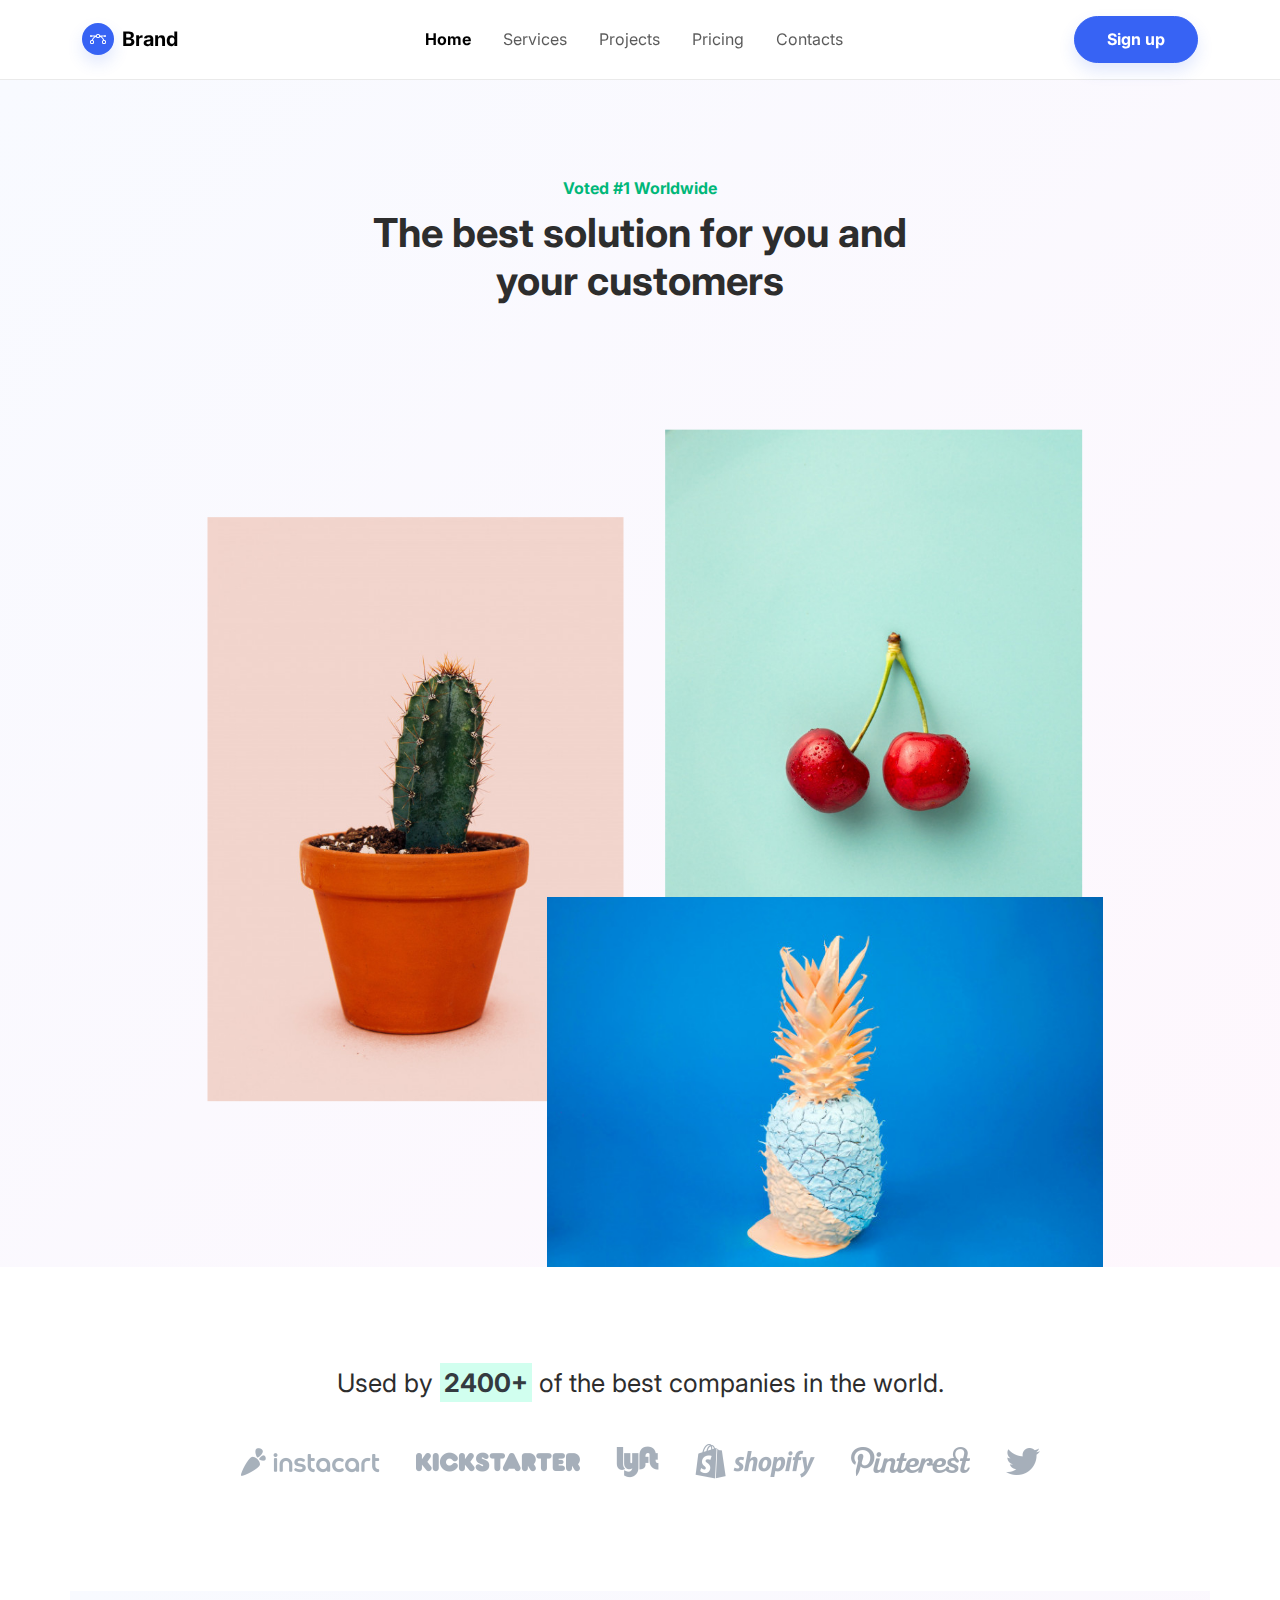
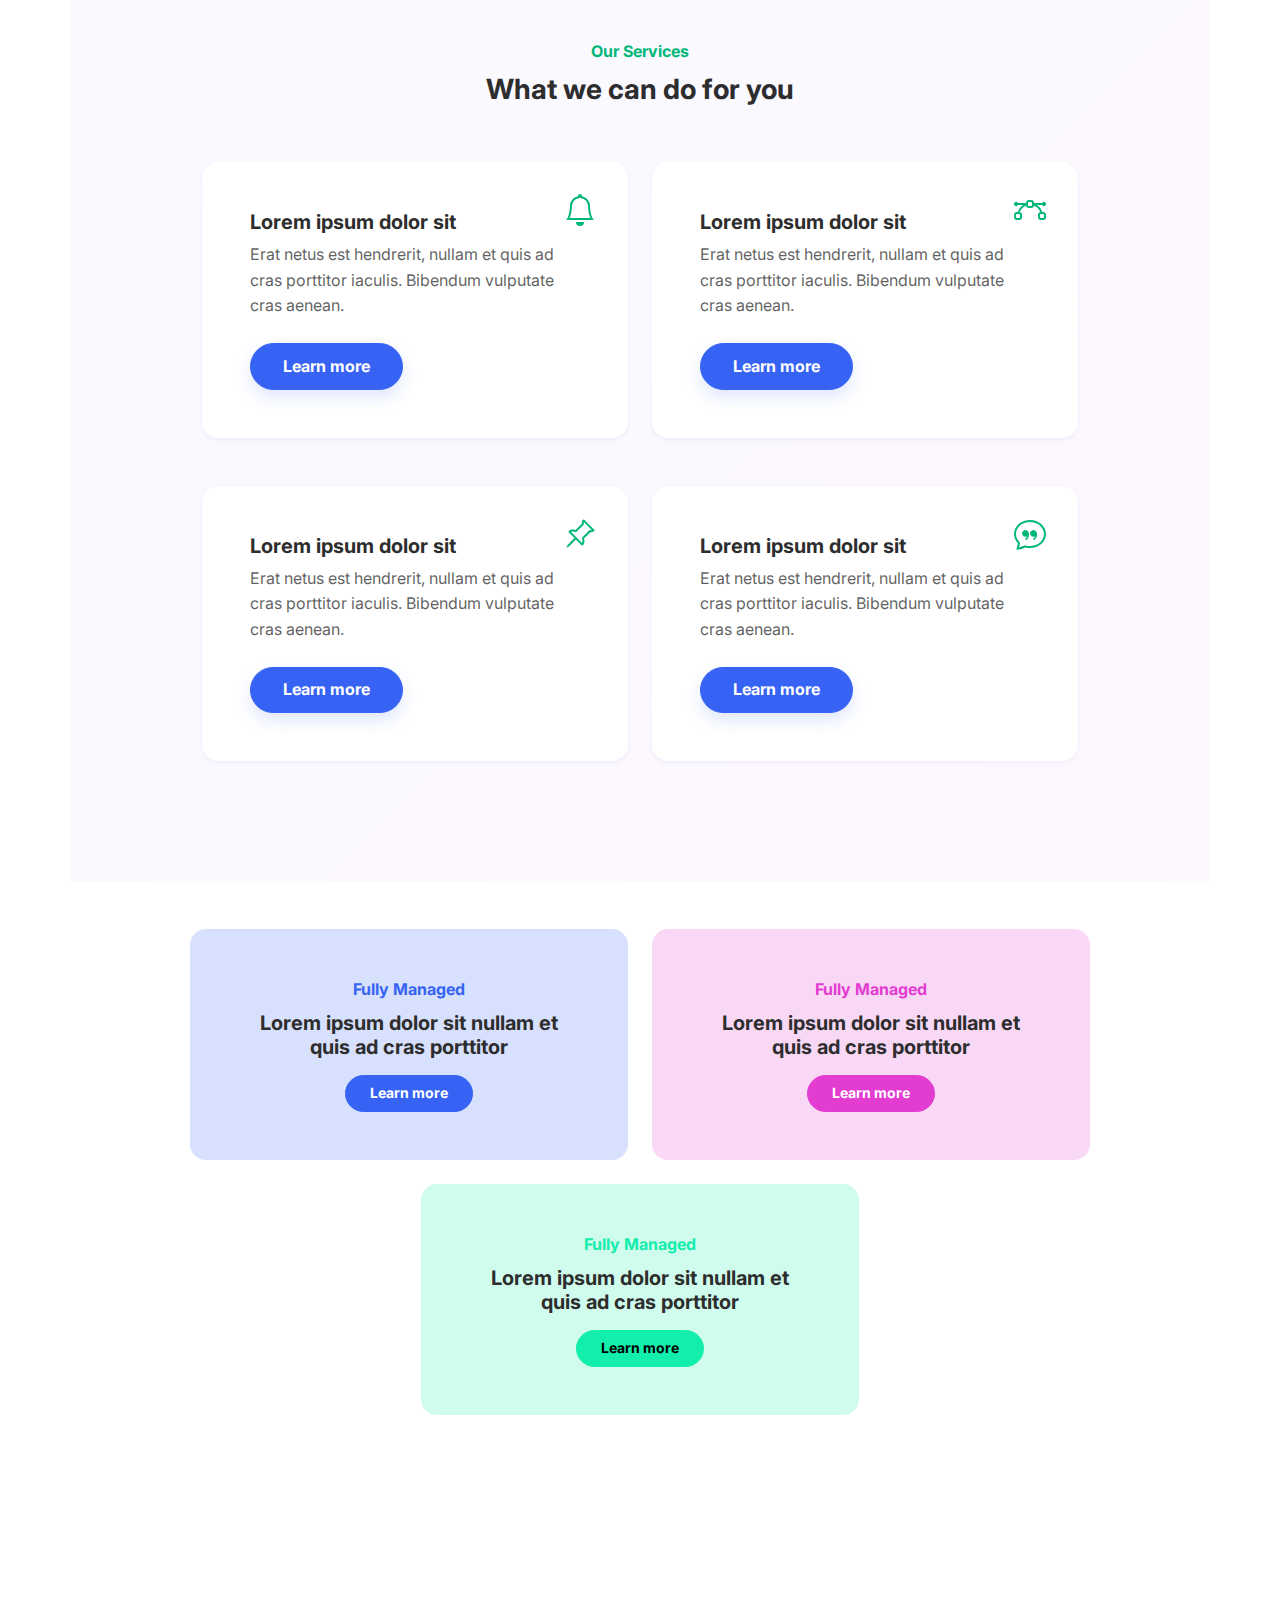
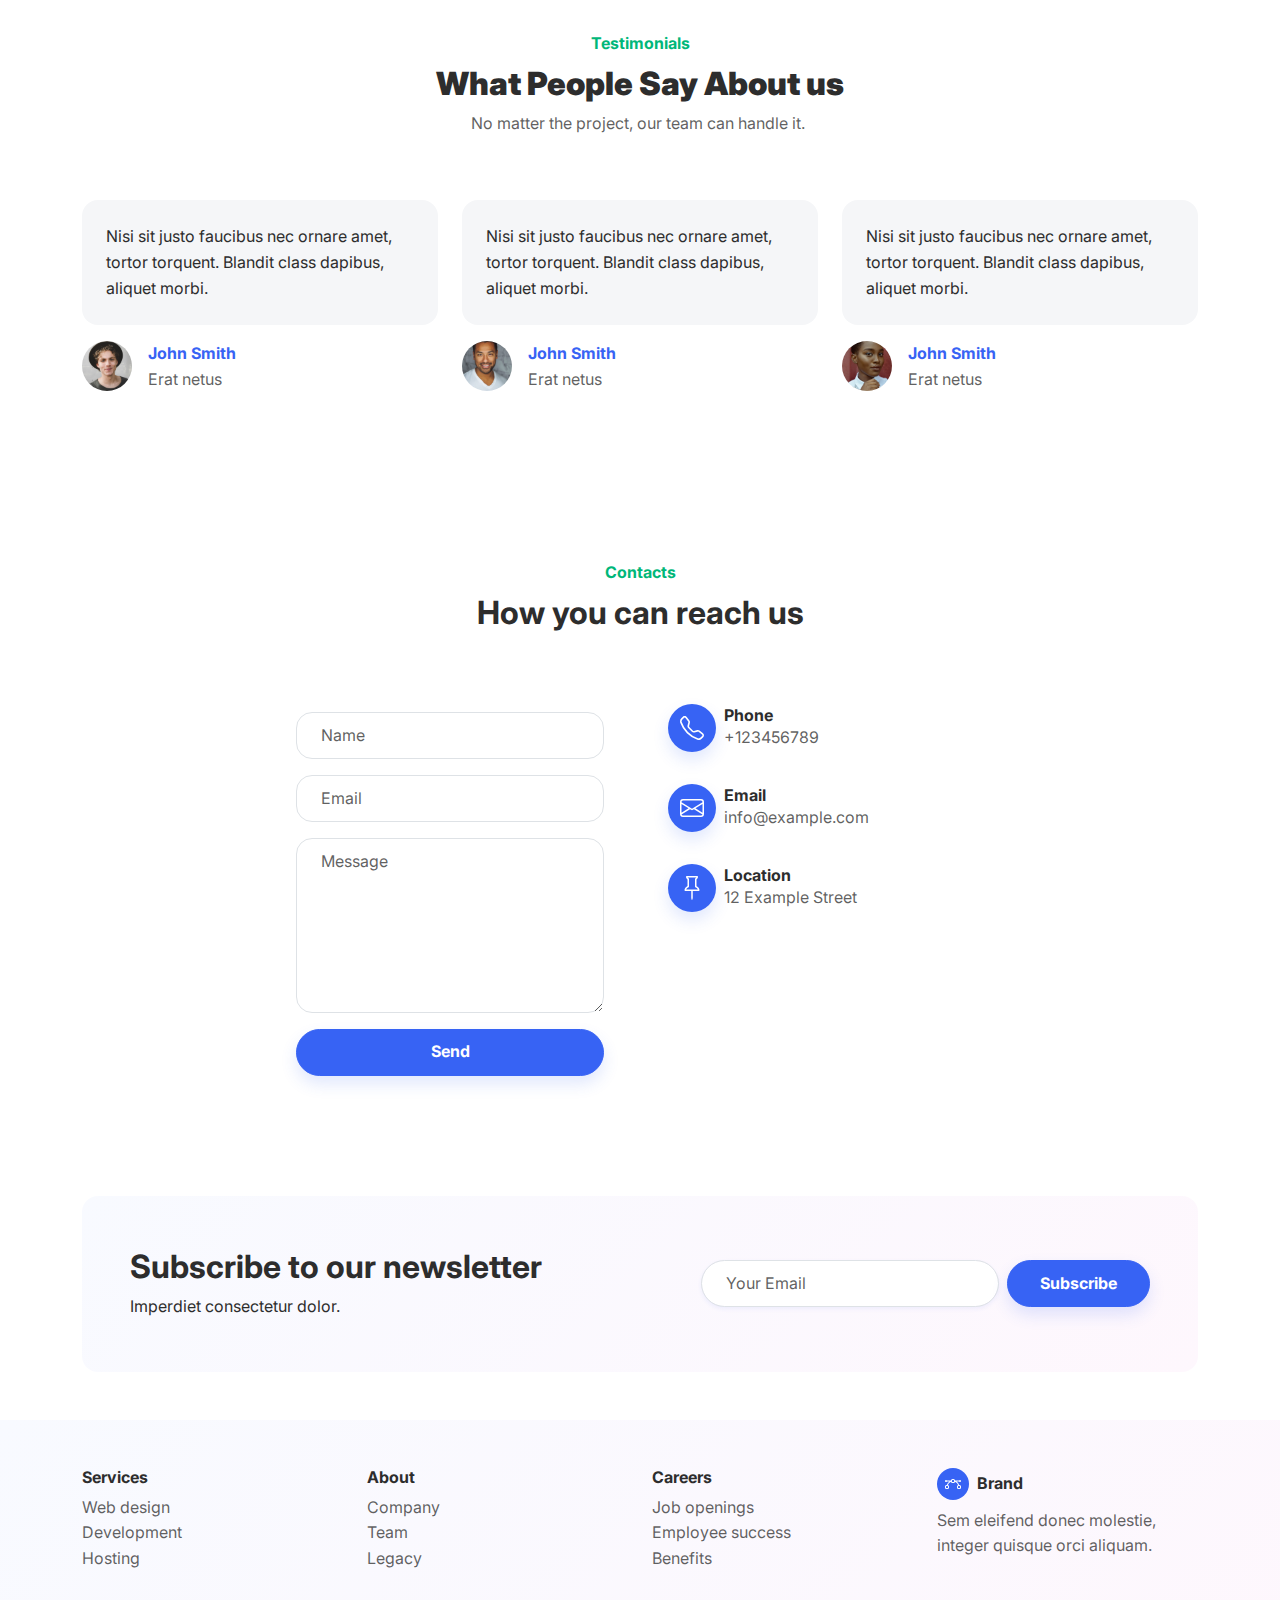
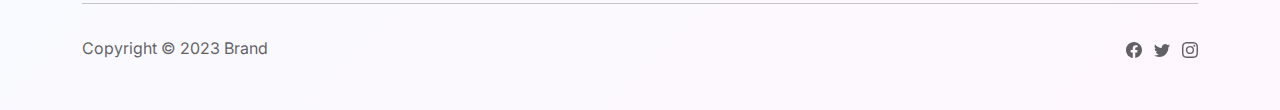
<file: images/index.html>
<!DOCTYPE html>
<html data-bs-theme="light" lang="en">

<head>
    <meta charset="utf-8">
    <meta name="viewport" content="width=device-width, initial-scale=1.0, shrink-to-fit=no">
    <title>Home - Brand</title>
    <link rel="stylesheet" href="assets/bootstrap/css/bootstrap.min.css">
    <link rel="stylesheet" href="https://fonts.googleapis.com/css?family=Inter:300italic,400italic,600italic,700italic,800italic,400,300,600,700,800&amp;display=swap">
</head>

<body>
    <nav class="navbar navbar-expand-md sticky-top navbar-shrink py-3 navbar-light" id="mainNav">
        <div class="container"><a class="navbar-brand d-flex align-items-center" href="/"><span class="bs-icon-sm bs-icon-circle bs-icon-primary shadow d-flex justify-content-center align-items-center me-2 bs-icon"><svg xmlns="http://www.w3.org/2000/svg" width="1em" height="1em" fill="currentColor" viewBox="0 0 16 16" class="bi bi-bezier">
                        <path fill-rule="evenodd" d="M0 10.5A1.5 1.5 0 0 1 1.5 9h1A1.5 1.5 0 0 1 4 10.5v1A1.5 1.5 0 0 1 2.5 13h-1A1.5 1.5 0 0 1 0 11.5v-1zm1.5-.5a.5.5 0 0 0-.5.5v1a.5.5 0 0 0 .5.5h1a.5.5 0 0 0 .5-.5v-1a.5.5 0 0 0-.5-.5h-1zm10.5.5A1.5 1.5 0 0 1 13.5 9h1a1.5 1.5 0 0 1 1.5 1.5v1a1.5 1.5 0 0 1-1.5 1.5h-1a1.5 1.5 0 0 1-1.5-1.5v-1zm1.5-.5a.5.5 0 0 0-.5.5v1a.5.5 0 0 0 .5.5h1a.5.5 0 0 0 .5-.5v-1a.5.5 0 0 0-.5-.5h-1zM6 4.5A1.5 1.5 0 0 1 7.5 3h1A1.5 1.5 0 0 1 10 4.5v1A1.5 1.5 0 0 1 8.5 7h-1A1.5 1.5 0 0 1 6 5.5v-1zM7.5 4a.5.5 0 0 0-.5.5v1a.5.5 0 0 0 .5.5h1a.5.5 0 0 0 .5-.5v-1a.5.5 0 0 0-.5-.5h-1z"></path>
                        <path d="M6 4.5H1.866a1 1 0 1 0 0 1h2.668A6.517 6.517 0 0 0 1.814 9H2.5c.123 0 .244.015.358.043a5.517 5.517 0 0 1 3.185-3.185A1.503 1.503 0 0 1 6 5.5v-1zm3.957 1.358A1.5 1.5 0 0 0 10 5.5v-1h4.134a1 1 0 1 1 0 1h-2.668a6.517 6.517 0 0 1 2.72 3.5H13.5c-.123 0-.243.015-.358.043a5.517 5.517 0 0 0-3.185-3.185z"></path>
                    </svg></span><span>Brand</span></a><button data-bs-toggle="collapse" class="navbar-toggler" data-bs-target="#navcol-1"><span class="visually-hidden">Toggle navigation</span><span class="navbar-toggler-icon"></span></button>
            <div class="collapse navbar-collapse" id="navcol-1">
                <ul class="navbar-nav mx-auto">
                    <li class="nav-item"><a class="nav-link active" href="index.html">Home</a></li>
                    <li class="nav-item"><a class="nav-link" href="services.html">Services</a></li>
                    <li class="nav-item"><a class="nav-link" href="projects.html">Projects</a></li>
                    <li class="nav-item"><a class="nav-link" href="pricing.html">Pricing</a></li>
                    <li class="nav-item"><a class="nav-link" href="contacts.html">Contacts</a></li>
                </ul><a class="btn btn-primary shadow" role="button" href="signup.html">Sign up</a>
            </div>
        </div>
    </nav>
    <header class="bg-primary-gradient">
        <div class="container pt-4 pt-xl-5">
            <div class="row pt-5">
                <div class="col-md-8 col-xl-6 text-center text-md-start mx-auto">
                    <div class="text-center">
                        <p class="fw-bold text-success mb-2">Voted #1 Worldwide</p>
                        <h1 class="fw-bold">The best solution for you and your customers</h1>
                    </div>
                </div>
                <div class="col-12 col-lg-10 mx-auto">
                    <div class="position-relative" style="display: flex;flex-wrap: wrap;justify-content: flex-end;">
                        <div style="position: relative;flex: 0 0 45%;transform: translate3d(-15%, 35%, 0);"><img class="img-fluid" data-bss-parallax="" data-bss-parallax-speed="0.8" src="assets/img/products/3.jpg"></div>
                        <div style="position: relative;flex: 0 0 45%;transform: translate3d(-5%, 20%, 0);"><img class="img-fluid" data-bss-parallax="" data-bss-parallax-speed="0.4" src="assets/img/products/2.jpg"></div>
                        <div style="position: relative;flex: 0 0 60%;transform: translate3d(0, 0%, 0);"><img class="img-fluid" data-bss-parallax="" data-bss-parallax-speed="0.25" src="assets/img/products/1.jpg"></div>
                    </div>
                </div>
            </div>
        </div>
    </header>
    <section class="py-5">
        <div class="container text-center py-5">
            <p class="mb-4" style="font-size: 1.6rem;">Used by <span class="text-dark bg-success-subtle bg-success-light p-1"><strong>2400+</strong></span>&nbsp;of the best companies in the world.</p><a href="#"> <img class="m-3" src="assets/img/brands/instacart.png"></a><a href="#"> <img class="m-3" src="assets/img/brands/kickstarter.png"></a><a href="#"> <img class="m-3" src="assets/img/brands/lyft.png"></a><a href="#"> <img class="m-3" src="assets/img/brands/shopify.png"></a><a href="#"> <img class="m-3" src="assets/img/brands/pinterest.png"></a><a href="#"> <img class="m-3" src="assets/img/brands/twitter.png"></a>
        </div>
    </section>
    <section>
        <div class="container bg-primary-gradient py-5">
            <div class="row">
                <div class="col-md-8 col-xl-6 text-center mx-auto">
                    <p class="fw-bold text-success mb-2">Our Services</p>
                    <h3 class="fw-bold">What we can do for you</h3>
                </div>
            </div>
            <div class="py-5 p-lg-5">
                <div class="row row-cols-1 row-cols-md-2 mx-auto" style="max-width: 900px;">
                    <div class="col mb-5">
                        <div class="card shadow-sm">
                            <div class="card-body px-4 py-5 px-md-5">
                                <div class="bs-icon-lg d-flex justify-content-center align-items-center mb-3 bs-icon" style="top: 1rem;right: 1rem;position: absolute;"><svg xmlns="http://www.w3.org/2000/svg" width="1em" height="1em" fill="currentColor" viewBox="0 0 16 16" class="bi bi-bell text-success">
                                        <path d="M8 16a2 2 0 0 0 2-2H6a2 2 0 0 0 2 2zM8 1.918l-.797.161A4.002 4.002 0 0 0 4 6c0 .628-.134 2.197-.459 3.742-.16.767-.376 1.566-.663 2.258h10.244c-.287-.692-.502-1.49-.663-2.258C12.134 8.197 12 6.628 12 6a4.002 4.002 0 0 0-3.203-3.92L8 1.917zM14.22 12c.223.447.481.801.78 1H1c.299-.199.557-.553.78-1C2.68 10.2 3 6.88 3 6c0-2.42 1.72-4.44 4.005-4.901a1 1 0 1 1 1.99 0A5.002 5.002 0 0 1 13 6c0 .88.32 4.2 1.22 6z"></path>
                                    </svg></div>
                                <h5 class="fw-bold card-title">Lorem ipsum dolor sit&nbsp;</h5>
                                <p class="text-muted card-text mb-4">Erat netus est hendrerit, nullam et quis ad cras porttitor iaculis. Bibendum vulputate cras aenean.</p><button class="btn btn-primary shadow" type="button">Learn more</button>
                            </div>
                        </div>
                    </div>
                    <div class="col mb-5">
                        <div class="card shadow-sm">
                            <div class="card-body px-4 py-5 px-md-5">
                                <div class="bs-icon-lg d-flex justify-content-center align-items-center mb-3 bs-icon" style="top: 1rem;right: 1rem;position: absolute;"><svg xmlns="http://www.w3.org/2000/svg" width="1em" height="1em" fill="currentColor" viewBox="0 0 16 16" class="bi bi-bezier text-success">
                                        <path fill-rule="evenodd" d="M0 10.5A1.5 1.5 0 0 1 1.5 9h1A1.5 1.5 0 0 1 4 10.5v1A1.5 1.5 0 0 1 2.5 13h-1A1.5 1.5 0 0 1 0 11.5v-1zm1.5-.5a.5.5 0 0 0-.5.5v1a.5.5 0 0 0 .5.5h1a.5.5 0 0 0 .5-.5v-1a.5.5 0 0 0-.5-.5h-1zm10.5.5A1.5 1.5 0 0 1 13.5 9h1a1.5 1.5 0 0 1 1.5 1.5v1a1.5 1.5 0 0 1-1.5 1.5h-1a1.5 1.5 0 0 1-1.5-1.5v-1zm1.5-.5a.5.5 0 0 0-.5.5v1a.5.5 0 0 0 .5.5h1a.5.5 0 0 0 .5-.5v-1a.5.5 0 0 0-.5-.5h-1zM6 4.5A1.5 1.5 0 0 1 7.5 3h1A1.5 1.5 0 0 1 10 4.5v1A1.5 1.5 0 0 1 8.5 7h-1A1.5 1.5 0 0 1 6 5.5v-1zM7.5 4a.5.5 0 0 0-.5.5v1a.5.5 0 0 0 .5.5h1a.5.5 0 0 0 .5-.5v-1a.5.5 0 0 0-.5-.5h-1z"></path>
                                        <path d="M6 4.5H1.866a1 1 0 1 0 0 1h2.668A6.517 6.517 0 0 0 1.814 9H2.5c.123 0 .244.015.358.043a5.517 5.517 0 0 1 3.185-3.185A1.503 1.503 0 0 1 6 5.5v-1zm3.957 1.358A1.5 1.5 0 0 0 10 5.5v-1h4.134a1 1 0 1 1 0 1h-2.668a6.517 6.517 0 0 1 2.72 3.5H13.5c-.123 0-.243.015-.358.043a5.517 5.517 0 0 0-3.185-3.185z"></path>
                                    </svg></div>
                                <h5 class="fw-bold card-title">Lorem ipsum dolor sit&nbsp;</h5>
                                <p class="text-muted card-text mb-4">Erat netus est hendrerit, nullam et quis ad cras porttitor iaculis. Bibendum vulputate cras aenean.</p><button class="btn btn-primary shadow" type="button">Learn more</button>
                            </div>
                        </div>
                    </div>
                    <div class="col mb-4">
                        <div class="card shadow-sm">
                            <div class="card-body px-4 py-5 px-md-5">
                                <div class="bs-icon-lg d-flex justify-content-center align-items-center mb-3 bs-icon" style="top: 1rem;right: 1rem;position: absolute;"><svg xmlns="http://www.w3.org/2000/svg" width="1em" height="1em" fill="currentColor" viewBox="0 0 16 16" class="bi bi-pin-angle text-success">
                                        <path d="M9.828.722a.5.5 0 0 1 .354.146l4.95 4.95a.5.5 0 0 1 0 .707c-.48.48-1.072.588-1.503.588-.177 0-.335-.018-.46-.039l-3.134 3.134a5.927 5.927 0 0 1 .16 1.013c.046.702-.032 1.687-.72 2.375a.5.5 0 0 1-.707 0l-2.829-2.828-3.182 3.182c-.195.195-1.219.902-1.414.707-.195-.195.512-1.22.707-1.414l3.182-3.182-2.828-2.829a.5.5 0 0 1 0-.707c.688-.688 1.673-.767 2.375-.72a5.922 5.922 0 0 1 1.013.16l3.134-3.133a2.772 2.772 0 0 1-.04-.461c0-.43.108-1.022.589-1.503a.5.5 0 0 1 .353-.146zm.122 2.112v-.002.002zm0-.002v.002a.5.5 0 0 1-.122.51L6.293 6.878a.5.5 0 0 1-.511.12H5.78l-.014-.004a4.507 4.507 0 0 0-.288-.076 4.922 4.922 0 0 0-.765-.116c-.422-.028-.836.008-1.175.15l5.51 5.509c.141-.34.177-.753.149-1.175a4.924 4.924 0 0 0-.192-1.054l-.004-.013v-.001a.5.5 0 0 1 .12-.512l3.536-3.535a.5.5 0 0 1 .532-.115l.096.022c.087.017.208.034.344.034.114 0 .23-.011.343-.04L9.927 2.028c-.029.113-.04.23-.04.343a1.779 1.779 0 0 0 .062.46z"></path>
                                    </svg></div>
                                <h5 class="fw-bold card-title">Lorem ipsum dolor sit&nbsp;</h5>
                                <p class="text-muted card-text mb-4">Erat netus est hendrerit, nullam et quis ad cras porttitor iaculis. Bibendum vulputate cras aenean.</p><button class="btn btn-primary shadow" type="button">Learn more</button>
                            </div>
                        </div>
                    </div>
                    <div class="col mb-4">
                        <div class="card shadow-sm">
                            <div class="card-body px-4 py-5 px-md-5">
                                <div class="bs-icon-lg d-flex justify-content-center align-items-center mb-3 bs-icon" style="top: 1rem;right: 1rem;position: absolute;"><svg xmlns="http://www.w3.org/2000/svg" width="1em" height="1em" fill="currentColor" viewBox="0 0 16 16" class="bi bi-chat-quote text-success">
                                        <path d="M2.678 11.894a1 1 0 0 1 .287.801 10.97 10.97 0 0 1-.398 2c1.395-.323 2.247-.697 2.634-.893a1 1 0 0 1 .71-.074A8.06 8.06 0 0 0 8 14c3.996 0 7-2.807 7-6 0-3.192-3.004-6-7-6S1 4.808 1 8c0 1.468.617 2.83 1.678 3.894zm-.493 3.905a21.682 21.682 0 0 1-.713.129c-.2.032-.352-.176-.273-.362a9.68 9.68 0 0 0 .244-.637l.003-.01c.248-.72.45-1.548.524-2.319C.743 11.37 0 9.76 0 8c0-3.866 3.582-7 8-7s8 3.134 8 7-3.582 7-8 7a9.06 9.06 0 0 1-2.347-.306c-.52.263-1.639.742-3.468 1.105z"></path>
                                        <path d="M7.066 6.76A1.665 1.665 0 0 0 4 7.668a1.667 1.667 0 0 0 2.561 1.406c-.131.389-.375.804-.777 1.22a.417.417 0 0 0 .6.58c1.486-1.54 1.293-3.214.682-4.112zm4 0A1.665 1.665 0 0 0 8 7.668a1.667 1.667 0 0 0 2.561 1.406c-.131.389-.375.804-.777 1.22a.417.417 0 0 0 .6.58c1.486-1.54 1.293-3.214.682-4.112z"></path>
                                    </svg></div>
                                <h5 class="fw-bold card-title">Lorem ipsum dolor sit&nbsp;</h5>
                                <p class="text-muted card-text mb-4">Erat netus est hendrerit, nullam et quis ad cras porttitor iaculis. Bibendum vulputate cras aenean.</p><button class="btn btn-primary shadow" type="button">Learn more</button>
                            </div>
                        </div>
                    </div>
                </div>
            </div>
        </div>
    </section>
    <section>
        <div class="container py-5">
            <div class="mx-auto" style="max-width: 900px;">
                <div class="row row-cols-1 row-cols-md-2 d-flex justify-content-center">
                    <div class="col mb-4">
                        <div class="card bg-primary-subtle">
                            <div class="card-body text-center px-4 py-5 px-md-5">
                                <p class="fw-bold text-primary card-text mb-2">Fully Managed</p>
                                <h5 class="fw-bold card-title mb-3">Lorem ipsum dolor sit&nbsp;nullam et quis ad cras porttitor</h5><button class="btn btn-primary btn-sm" type="button">Learn more</button>
                            </div>
                        </div>
                    </div>
                    <div class="col mb-4">
                        <div class="card bg-secondary-subtle">
                            <div class="card-body text-center px-4 py-5 px-md-5">
                                <p class="fw-bold text-secondary card-text mb-2">Fully Managed</p>
                                <h5 class="fw-bold card-title mb-3">Lorem ipsum dolor sit&nbsp;nullam et quis ad cras porttitor</h5><button class="btn btn-secondary btn-sm" type="button">Learn more</button>
                            </div>
                        </div>
                    </div>
                    <div class="col mb-4">
                        <div class="card bg-info-subtle">
                            <div class="card-body text-center px-4 py-5 px-md-5">
                                <p class="fw-bold text-info card-text mb-2">Fully Managed</p>
                                <h5 class="fw-bold card-title mb-3">Lorem ipsum dolor sit&nbsp;nullam et quis ad cras porttitor</h5><button class="btn btn-info btn-sm" type="button">Learn more</button>
                            </div>
                        </div>
                    </div>
                </div>
            </div>
        </div>
    </section>
    <section class="py-5 mt-5">
        <div class="container py-5">
            <div class="row mb-5">
                <div class="col-md-8 col-xl-6 text-center mx-auto">
                    <p class="fw-bold text-success mb-2">Testimonials</p>
                    <h2 class="fw-bold"><strong>What People Say About us</strong></h2>
                    <p class="text-muted">No matter the project, our team can handle it.&nbsp;</p>
                </div>
            </div>
            <div class="row row-cols-1 row-cols-sm-2 row-cols-lg-3 d-sm-flex justify-content-sm-center">
                <div class="col mb-4">
                    <div class="d-flex flex-column align-items-center align-items-sm-start">
                        <p class="bg-body-tertiary border rounded border-0 border-light p-4">Nisi sit justo faucibus nec ornare amet, tortor torquent. Blandit class dapibus, aliquet morbi.</p>
                        <div class="d-flex"><img class="rounded-circle flex-shrink-0 me-3 fit-cover" width="50" height="50" src="assets/img/team/avatar2.jpg">
                            <div>
                                <p class="fw-bold text-primary mb-0">John Smith</p>
                                <p class="text-muted mb-0">Erat netus</p>
                            </div>
                        </div>
                    </div>
                </div>
                <div class="col mb-4">
                    <div class="d-flex flex-column align-items-center align-items-sm-start">
                        <p class="bg-body-tertiary border rounded border-0 border-light p-4">Nisi sit justo faucibus nec ornare amet, tortor torquent. Blandit class dapibus, aliquet morbi.</p>
                        <div class="d-flex"><img class="rounded-circle flex-shrink-0 me-3 fit-cover" width="50" height="50" src="assets/img/team/avatar4.jpg">
                            <div>
                                <p class="fw-bold text-primary mb-0">John Smith</p>
                                <p class="text-muted mb-0">Erat netus</p>
                            </div>
                        </div>
                    </div>
                </div>
                <div class="col mb-4">
                    <div class="d-flex flex-column align-items-center align-items-sm-start">
                        <p class="bg-body-tertiary border rounded border-0 border-light p-4">Nisi sit justo faucibus nec ornare amet, tortor torquent. Blandit class dapibus, aliquet morbi.</p>
                        <div class="d-flex"><img class="rounded-circle flex-shrink-0 me-3 fit-cover" width="50" height="50" src="assets/img/team/avatar5.jpg">
                            <div>
                                <p class="fw-bold text-primary mb-0">John Smith</p>
                                <p class="text-muted mb-0">Erat netus</p>
                            </div>
                        </div>
                    </div>
                </div>
            </div>
        </div>
    </section>
    <section class="py-5">
        <div class="container">
            <div class="row mb-5">
                <div class="col-md-8 col-xl-6 text-center mx-auto">
                    <p class="fw-bold text-success mb-2">Contacts</p>
                    <h2 class="fw-bold">How you can reach us</h2>
                </div>
            </div>
            <div class="row d-flex justify-content-center">
                <div class="col-md-6 col-xl-4">
                    <div>
                        <form class="p-3 p-xl-4" method="post" data-bs-theme="light">
                            <div class="mb-3"><input class="form-control" type="text" id="name-1" name="name" placeholder="Name"></div>
                            <div class="mb-3"><input class="form-control" type="email" id="email-1" name="email" placeholder="Email"></div>
                            <div class="mb-3"><textarea class="form-control" id="message-1" name="message" rows="6" placeholder="Message"></textarea></div>
                            <div><button class="btn btn-primary shadow d-block w-100" type="submit">Send </button></div>
                        </form>
                    </div>
                </div>
                <div class="col-md-4 col-xl-4 d-flex justify-content-center justify-content-xl-start">
                    <div class="d-flex flex-wrap flex-md-column justify-content-md-start align-items-md-start h-100">
                        <div class="d-flex align-items-center p-3">
                            <div class="bs-icon-md bs-icon-circle bs-icon-primary shadow d-flex flex-shrink-0 justify-content-center align-items-center d-inline-block bs-icon bs-icon-md"><svg xmlns="http://www.w3.org/2000/svg" width="1em" height="1em" fill="currentColor" viewBox="0 0 16 16" class="bi bi-telephone">
                                    <path d="M3.654 1.328a.678.678 0 0 0-1.015-.063L1.605 2.3c-.483.484-.661 1.169-.45 1.77a17.568 17.568 0 0 0 4.168 6.608 17.569 17.569 0 0 0 6.608 4.168c.601.211 1.286.033 1.77-.45l1.034-1.034a.678.678 0 0 0-.063-1.015l-2.307-1.794a.678.678 0 0 0-.58-.122l-2.19.547a1.745 1.745 0 0 1-1.657-.459L5.482 8.062a1.745 1.745 0 0 1-.46-1.657l.548-2.19a.678.678 0 0 0-.122-.58L3.654 1.328zM1.884.511a1.745 1.745 0 0 1 2.612.163L6.29 2.98c.329.423.445.974.315 1.494l-.547 2.19a.678.678 0 0 0 .178.643l2.457 2.457a.678.678 0 0 0 .644.178l2.189-.547a1.745 1.745 0 0 1 1.494.315l2.306 1.794c.829.645.905 1.87.163 2.611l-1.034 1.034c-.74.74-1.846 1.065-2.877.702a18.634 18.634 0 0 1-7.01-4.42 18.634 18.634 0 0 1-4.42-7.009c-.362-1.03-.037-2.137.703-2.877L1.885.511z"></path>
                                </svg></div>
                            <div class="px-2">
                                <h6 class="fw-bold mb-0">Phone</h6>
                                <p class="text-muted mb-0">+123456789</p>
                            </div>
                        </div>
                        <div class="d-flex align-items-center p-3">
                            <div class="bs-icon-md bs-icon-circle bs-icon-primary shadow d-flex flex-shrink-0 justify-content-center align-items-center d-inline-block bs-icon bs-icon-md"><svg xmlns="http://www.w3.org/2000/svg" width="1em" height="1em" fill="currentColor" viewBox="0 0 16 16" class="bi bi-envelope">
                                    <path d="M0 4a2 2 0 0 1 2-2h12a2 2 0 0 1 2 2v8a2 2 0 0 1-2 2H2a2 2 0 0 1-2-2V4Zm2-1a1 1 0 0 0-1 1v.217l7 4.2 7-4.2V4a1 1 0 0 0-1-1H2Zm13 2.383-4.708 2.825L15 11.105V5.383Zm-.034 6.876-5.64-3.471L8 9.583l-1.326-.795-5.64 3.47A1 1 0 0 0 2 13h12a1 1 0 0 0 .966-.741ZM1 11.105l4.708-2.897L1 5.383v5.722Z"></path>
                                </svg></div>
                            <div class="px-2">
                                <h6 class="fw-bold mb-0">Email</h6>
                                <p class="text-muted mb-0">info@example.com</p>
                            </div>
                        </div>
                        <div class="d-flex align-items-center p-3">
                            <div class="bs-icon-md bs-icon-circle bs-icon-primary shadow d-flex flex-shrink-0 justify-content-center align-items-center d-inline-block bs-icon bs-icon-md"><svg xmlns="http://www.w3.org/2000/svg" width="1em" height="1em" fill="currentColor" viewBox="0 0 16 16" class="bi bi-pin">
                                    <path d="M4.146.146A.5.5 0 0 1 4.5 0h7a.5.5 0 0 1 .5.5c0 .68-.342 1.174-.646 1.479-.126.125-.25.224-.354.298v4.431l.078.048c.203.127.476.314.751.555C12.36 7.775 13 8.527 13 9.5a.5.5 0 0 1-.5.5h-4v4.5c0 .276-.224 1.5-.5 1.5s-.5-1.224-.5-1.5V10h-4a.5.5 0 0 1-.5-.5c0-.973.64-1.725 1.17-2.189A5.921 5.921 0 0 1 5 6.708V2.277a2.77 2.77 0 0 1-.354-.298C4.342 1.674 4 1.179 4 .5a.5.5 0 0 1 .146-.354zm1.58 1.408-.002-.001.002.001zm-.002-.001.002.001A.5.5 0 0 1 6 2v5a.5.5 0 0 1-.276.447h-.002l-.012.007-.054.03a4.922 4.922 0 0 0-.827.58c-.318.278-.585.596-.725.936h7.792c-.14-.34-.407-.658-.725-.936a4.915 4.915 0 0 0-.881-.61l-.012-.006h-.002A.5.5 0 0 1 10 7V2a.5.5 0 0 1 .295-.458 1.775 1.775 0 0 0 .351-.271c.08-.08.155-.17.214-.271H5.14c.06.1.133.191.214.271a1.78 1.78 0 0 0 .37.282z"></path>
                                </svg></div>
                            <div class="px-2">
                                <h6 class="fw-bold mb-0">Location</h6>
                                <p class="text-muted mb-0">12 Example Street</p>
                            </div>
                        </div>
                    </div>
                </div>
            </div>
        </div>
    </section>
    <section class="py-5">
        <div class="container">
            <div class="border rounded border-0 border-white d-flex flex-column justify-content-between align-items-center flex-lg-row bg-primary-gradient p-4 p-lg-5">
                <div class="text-center text-lg-start py-3 py-lg-1">
                    <h2 class="fw-bold mb-2">Subscribe to our newsletter</h2>
                    <p class="mb-0">Imperdiet consectetur dolor.</p>
                </div>
                <form class="d-flex justify-content-center flex-wrap flex-lg-nowrap" method="post" data-bs-theme="light">
                    <div class="my-2"><input class="border rounded-pill shadow-sm form-control" type="email" name="email" placeholder="Your Email"></div>
                    <div class="my-2"><button class="btn btn-primary shadow ms-2" type="submit">Subscribe </button></div>
                </form>
            </div>
        </div>
    </section>
    <footer class="bg-primary-gradient">
        <div class="container py-4 py-lg-5">
            <div class="row justify-content-center">
                <div class="col-sm-4 col-md-3 text-center text-lg-start d-flex flex-column">
                    <h3 class="fs-6 fw-bold">Services</h3>
                    <ul class="list-unstyled">
                        <li><a href="#">Web design</a></li>
                        <li><a href="#">Development</a></li>
                        <li><a href="#">Hosting</a></li>
                    </ul>
                </div>
                <div class="col-sm-4 col-md-3 text-center text-lg-start d-flex flex-column">
                    <h3 class="fs-6 fw-bold">About</h3>
                    <ul class="list-unstyled">
                        <li><a href="#">Company</a></li>
                        <li><a href="#">Team</a></li>
                        <li><a href="#">Legacy</a></li>
                    </ul>
                </div>
                <div class="col-sm-4 col-md-3 text-center text-lg-start d-flex flex-column">
                    <h3 class="fs-6 fw-bold">Careers</h3>
                    <ul class="list-unstyled">
                        <li><a href="#">Job openings</a></li>
                        <li><a href="#">Employee success</a></li>
                        <li><a href="#">Benefits</a></li>
                    </ul>
                </div>
                <div class="col-lg-3 text-center text-lg-start d-flex flex-column align-items-center order-first align-items-lg-start order-lg-last">
                    <div class="fw-bold d-flex align-items-center mb-2"><span class="bs-icon-sm bs-icon-circle bs-icon-primary d-flex justify-content-center align-items-center bs-icon me-2"><svg xmlns="http://www.w3.org/2000/svg" width="1em" height="1em" fill="currentColor" viewBox="0 0 16 16" class="bi bi-bezier">
                                <path fill-rule="evenodd" d="M0 10.5A1.5 1.5 0 0 1 1.5 9h1A1.5 1.5 0 0 1 4 10.5v1A1.5 1.5 0 0 1 2.5 13h-1A1.5 1.5 0 0 1 0 11.5v-1zm1.5-.5a.5.5 0 0 0-.5.5v1a.5.5 0 0 0 .5.5h1a.5.5 0 0 0 .5-.5v-1a.5.5 0 0 0-.5-.5h-1zm10.5.5A1.5 1.5 0 0 1 13.5 9h1a1.5 1.5 0 0 1 1.5 1.5v1a1.5 1.5 0 0 1-1.5 1.5h-1a1.5 1.5 0 0 1-1.5-1.5v-1zm1.5-.5a.5.5 0 0 0-.5.5v1a.5.5 0 0 0 .5.5h1a.5.5 0 0 0 .5-.5v-1a.5.5 0 0 0-.5-.5h-1zM6 4.5A1.5 1.5 0 0 1 7.5 3h1A1.5 1.5 0 0 1 10 4.5v1A1.5 1.5 0 0 1 8.5 7h-1A1.5 1.5 0 0 1 6 5.5v-1zM7.5 4a.5.5 0 0 0-.5.5v1a.5.5 0 0 0 .5.5h1a.5.5 0 0 0 .5-.5v-1a.5.5 0 0 0-.5-.5h-1z"></path>
                                <path d="M6 4.5H1.866a1 1 0 1 0 0 1h2.668A6.517 6.517 0 0 0 1.814 9H2.5c.123 0 .244.015.358.043a5.517 5.517 0 0 1 3.185-3.185A1.503 1.503 0 0 1 6 5.5v-1zm3.957 1.358A1.5 1.5 0 0 0 10 5.5v-1h4.134a1 1 0 1 1 0 1h-2.668a6.517 6.517 0 0 1 2.72 3.5H13.5c-.123 0-.243.015-.358.043a5.517 5.517 0 0 0-3.185-3.185z"></path>
                            </svg></span><span>Brand</span></div>
                    <p class="text-muted">Sem eleifend donec molestie, integer quisque orci aliquam.</p>
                </div>
            </div>
            <hr>
            <div class="text-muted d-flex justify-content-between align-items-center pt-3">
                <p class="mb-0">Copyright © 2023 Brand</p>
                <ul class="list-inline mb-0">
                    <li class="list-inline-item"><svg xmlns="http://www.w3.org/2000/svg" width="1em" height="1em" fill="currentColor" viewBox="0 0 16 16" class="bi bi-facebook">
                            <path d="M16 8.049c0-4.446-3.582-8.05-8-8.05C3.58 0-.002 3.603-.002 8.05c0 4.017 2.926 7.347 6.75 7.951v-5.625h-2.03V8.05H6.75V6.275c0-2.017 1.195-3.131 3.022-3.131.876 0 1.791.157 1.791.157v1.98h-1.009c-.993 0-1.303.621-1.303 1.258v1.51h2.218l-.354 2.326H9.25V16c3.824-.604 6.75-3.934 6.75-7.951z"></path>
                        </svg></li>
                    <li class="list-inline-item"><svg xmlns="http://www.w3.org/2000/svg" width="1em" height="1em" fill="currentColor" viewBox="0 0 16 16" class="bi bi-twitter">
                            <path d="M5.026 15c6.038 0 9.341-5.003 9.341-9.334 0-.14 0-.282-.006-.422A6.685 6.685 0 0 0 16 3.542a6.658 6.658 0 0 1-1.889.518 3.301 3.301 0 0 0 1.447-1.817 6.533 6.533 0 0 1-2.087.793A3.286 3.286 0 0 0 7.875 6.03a9.325 9.325 0 0 1-6.767-3.429 3.289 3.289 0 0 0 1.018 4.382A3.323 3.323 0 0 1 .64 6.575v.045a3.288 3.288 0 0 0 2.632 3.218 3.203 3.203 0 0 1-.865.115 3.23 3.23 0 0 1-.614-.057 3.283 3.283 0 0 0 3.067 2.277A6.588 6.588 0 0 1 .78 13.58a6.32 6.32 0 0 1-.78-.045A9.344 9.344 0 0 0 5.026 15z"></path>
                        </svg></li>
                    <li class="list-inline-item"><svg xmlns="http://www.w3.org/2000/svg" width="1em" height="1em" fill="currentColor" viewBox="0 0 16 16" class="bi bi-instagram">
                            <path d="M8 0C5.829 0 5.556.01 4.703.048 3.85.088 3.269.222 2.76.42a3.917 3.917 0 0 0-1.417.923A3.927 3.927 0 0 0 .42 2.76C.222 3.268.087 3.85.048 4.7.01 5.555 0 5.827 0 8.001c0 2.172.01 2.444.048 3.297.04.852.174 1.433.372 1.942.205.526.478.972.923 1.417.444.445.89.719 1.416.923.51.198 1.09.333 1.942.372C5.555 15.99 5.827 16 8 16s2.444-.01 3.298-.048c.851-.04 1.434-.174 1.943-.372a3.916 3.916 0 0 0 1.416-.923c.445-.445.718-.891.923-1.417.197-.509.332-1.09.372-1.942C15.99 10.445 16 10.173 16 8s-.01-2.445-.048-3.299c-.04-.851-.175-1.433-.372-1.941a3.926 3.926 0 0 0-.923-1.417A3.911 3.911 0 0 0 13.24.42c-.51-.198-1.092-.333-1.943-.372C10.443.01 10.172 0 7.998 0h.003zm-.717 1.442h.718c2.136 0 2.389.007 3.232.046.78.035 1.204.166 1.486.275.373.145.64.319.92.599.28.28.453.546.598.92.11.281.24.705.275 1.485.039.843.047 1.096.047 3.231s-.008 2.389-.047 3.232c-.035.78-.166 1.203-.275 1.485a2.47 2.47 0 0 1-.599.919c-.28.28-.546.453-.92.598-.28.11-.704.24-1.485.276-.843.038-1.096.047-3.232.047s-2.39-.009-3.233-.047c-.78-.036-1.203-.166-1.485-.276a2.478 2.478 0 0 1-.92-.598 2.48 2.48 0 0 1-.6-.92c-.109-.281-.24-.705-.275-1.485-.038-.843-.046-1.096-.046-3.233 0-2.136.008-2.388.046-3.231.036-.78.166-1.204.276-1.486.145-.373.319-.64.599-.92.28-.28.546-.453.92-.598.282-.11.705-.24 1.485-.276.738-.034 1.024-.044 2.515-.045v.002zm4.988 1.328a.96.96 0 1 0 0 1.92.96.96 0 0 0 0-1.92zm-4.27 1.122a4.109 4.109 0 1 0 0 8.217 4.109 4.109 0 0 0 0-8.217zm0 1.441a2.667 2.667 0 1 1 0 5.334 2.667 2.667 0 0 1 0-5.334z"></path>
                        </svg></li>
                </ul>
            </div>
        </div>
    </footer>
    <script src="assets/bootstrap/js/bootstrap.min.js"></script>
    <script src="assets/js/bold-and-bright.js"></script>
</body>

</html>
</file>
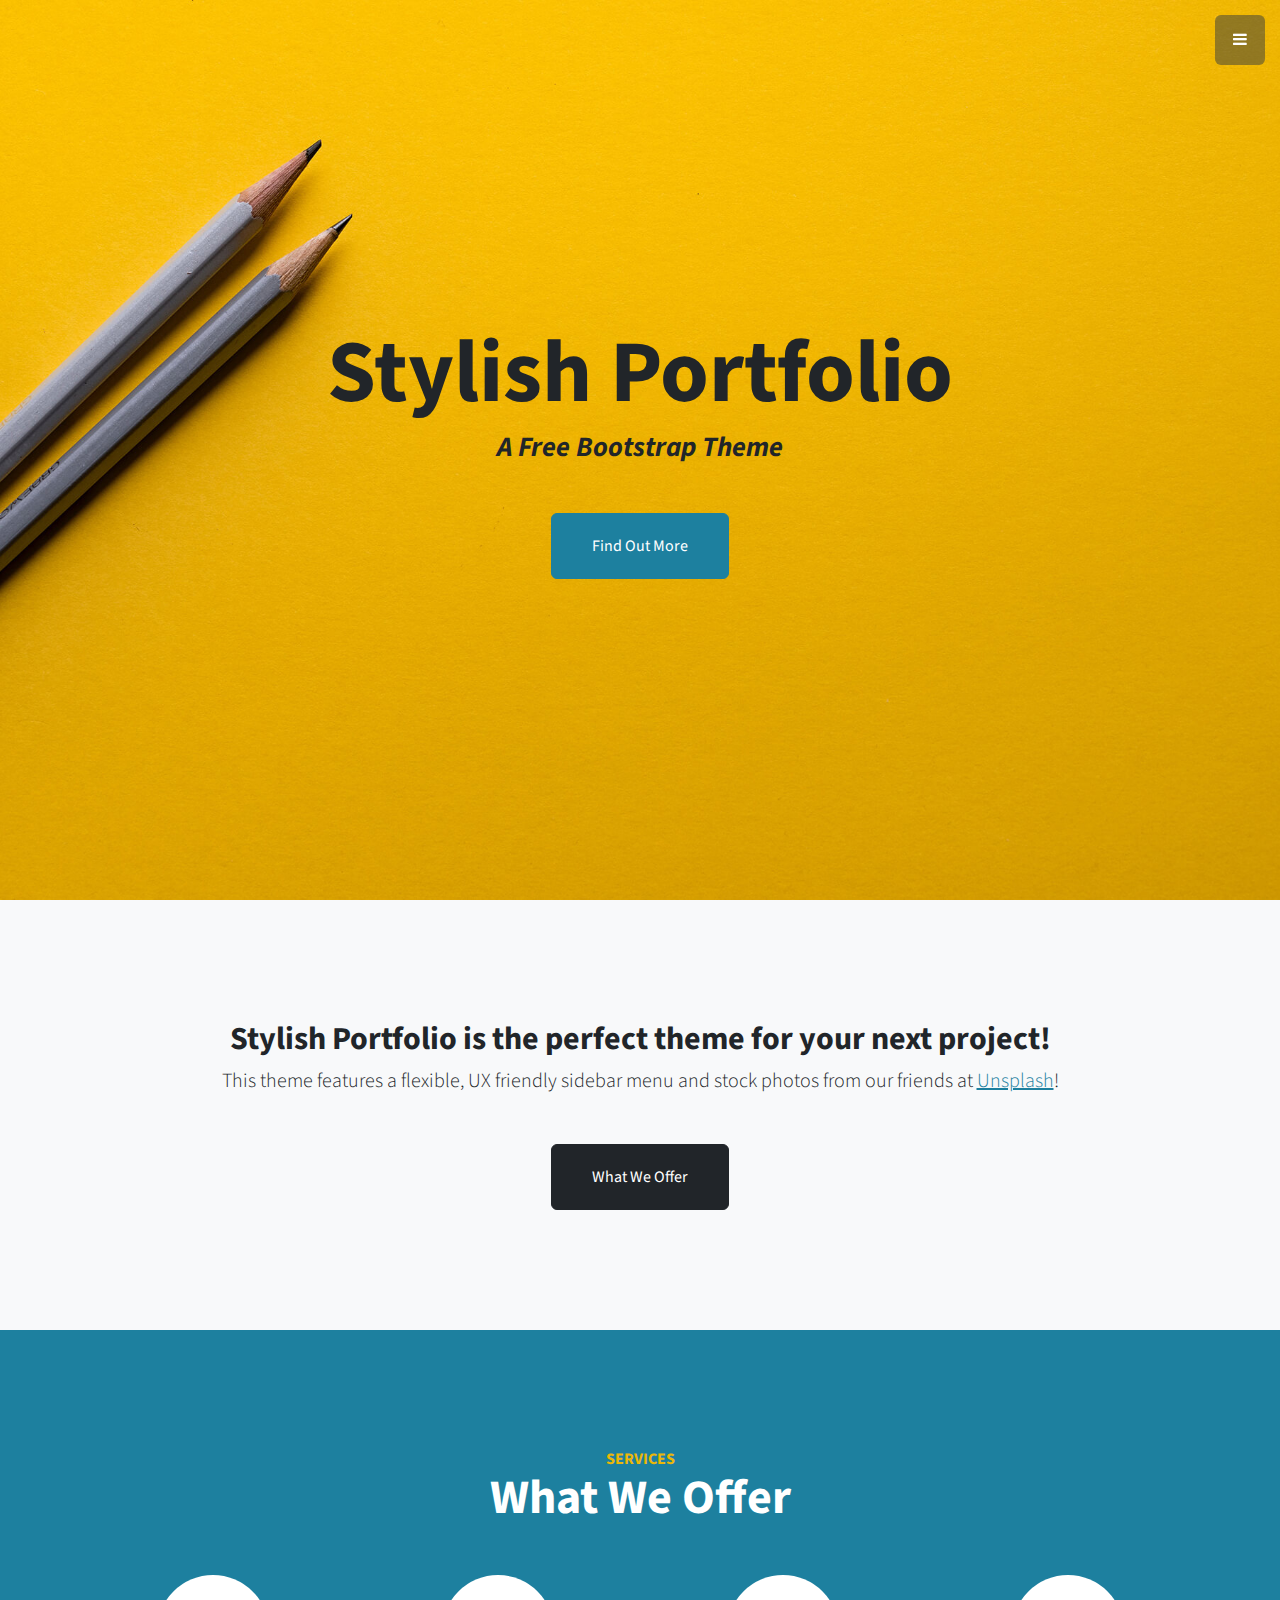
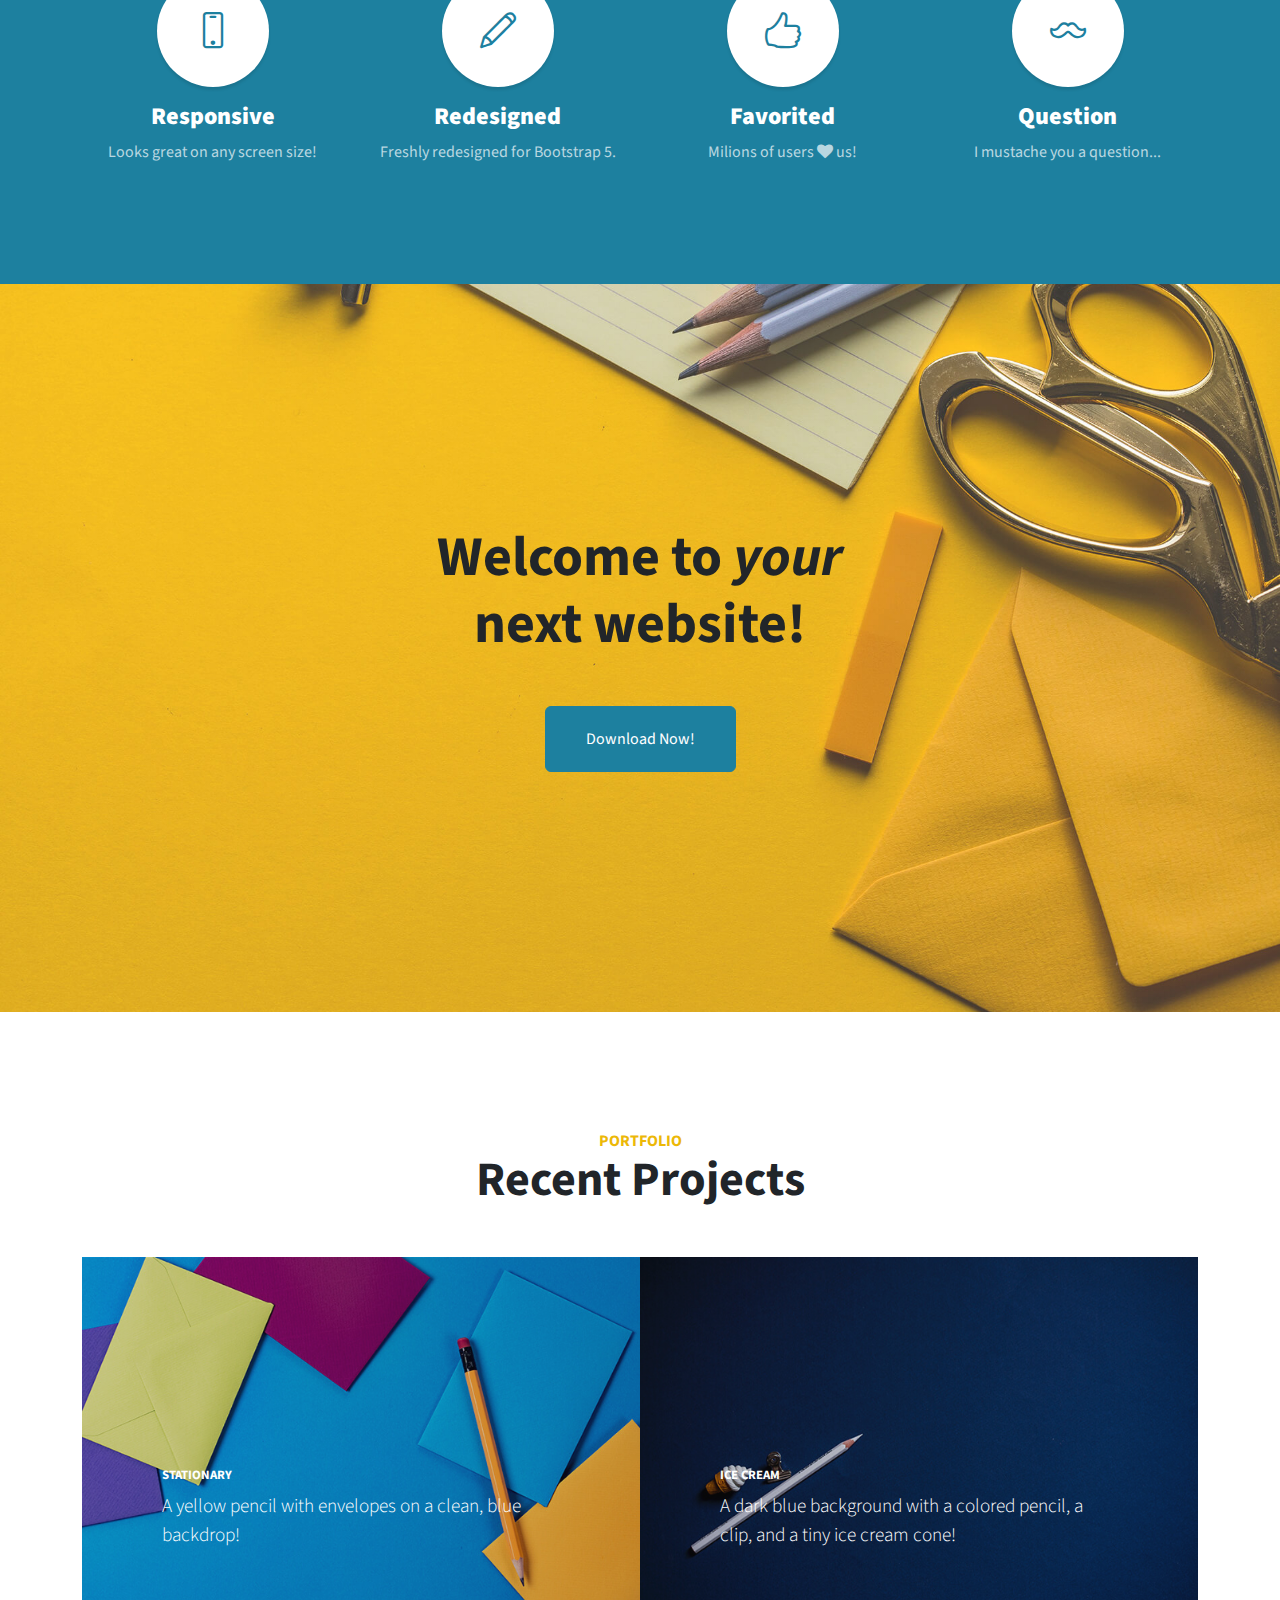
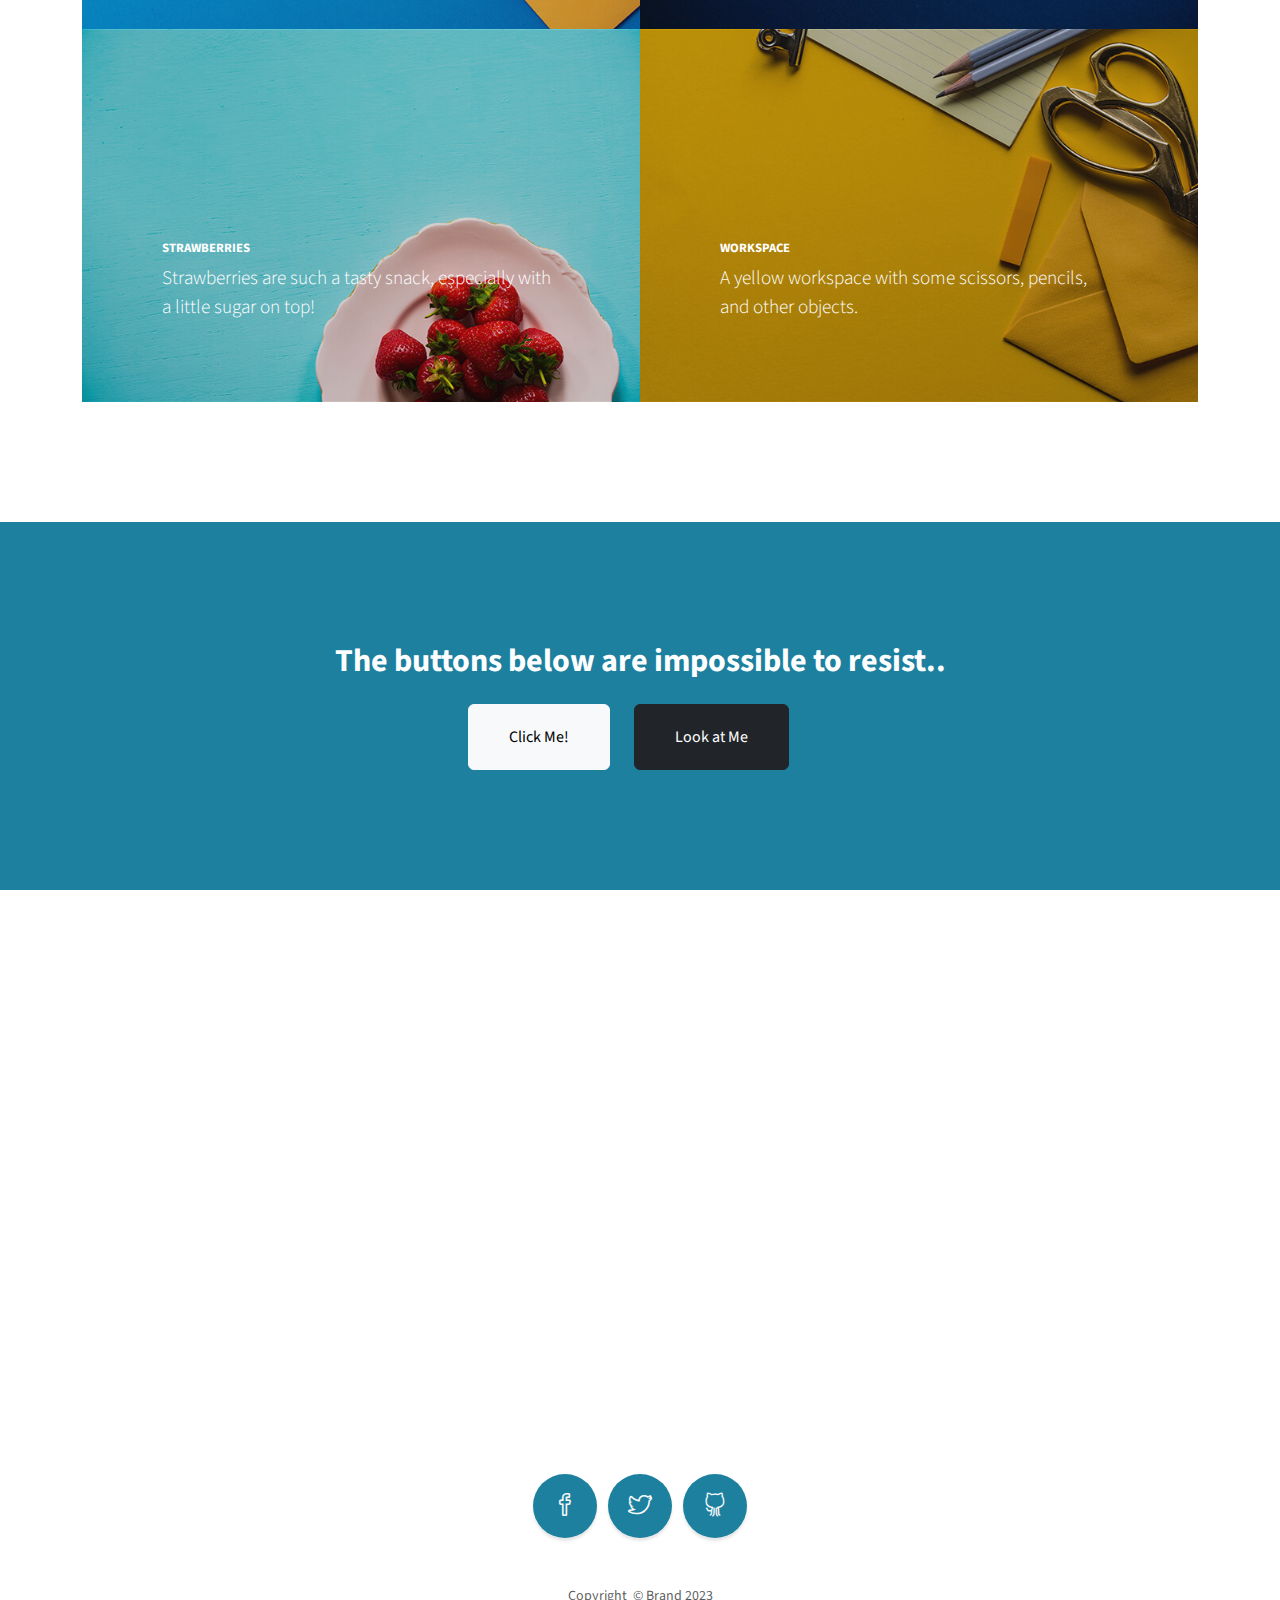
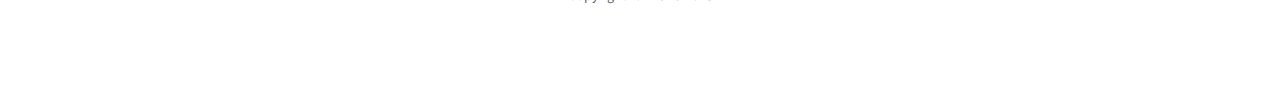
<file: images/assets2/index.html>
<!DOCTYPE html>
<html data-bs-theme="light" lang="en">

<head>
    <meta charset="utf-8">
    <meta name="viewport" content="width=device-width, initial-scale=1.0, shrink-to-fit=no">
    <title>Home - Brand</title>
    <link rel="stylesheet" href="assets/bootstrap/css/bootstrap.min.css">
    <link rel="stylesheet" href="https://fonts.googleapis.com/css?family=Source+Sans+Pro:300,400,700,300italic,400italic,700italic&amp;display=swap">
    <link rel="stylesheet" href="assets/fonts/font-awesome.min.css">
    <link rel="stylesheet" href="assets/fonts/simple-line-icons.min.css">
</head>

<body id="page-top"><a class="menu-toggle rounded" href="#"><i class="fa fa-bars"></i></a>
    <nav class="navbar navbar-expand navbar-light" id="sidebar-wrapper">
        <div class="container"><button data-bs-toggle="collapse" class="navbar-toggler d-none" data-bs-target="#"></button>
            <div class="collapse navbar-collapse">
                <ul class="navbar-nav sidebar-nav" id="sidebar-nav">
                    <li class="nav-item sidebar-brand"><a class="nav-link active js-scroll-trigger" href="#page-top">Brand</a></li>
                    <li class="nav-item sidebar-nav-item"><a class="nav-link js-scroll-trigger" href="#page-top">Home</a></li>
                    <li class="nav-item sidebar-nav-item"><a class="nav-link js-scroll-trigger" href="#about">About</a></li>
                    <li class="nav-item sidebar-nav-item"><a class="nav-link js-scroll-trigger" href="#services">Services</a></li>
                    <li class="nav-item sidebar-nav-item"><a class="nav-link js-scroll-trigger" href="#portfolio">Portfolio</a></li>
                    <li class="nav-item sidebar-nav-item"><a class="nav-link js-scroll-trigger" href="#contact">Contact</a></li>
                </ul>
            </div>
        </div>
    </nav>
    <header class="d-flex masthead" style="background-image:url('assets/img/bg-masthead.jpg');">
        <div class="container my-auto text-center">
            <h1 class="mb-1">Stylish Portfoliо</h1>
            <h3 class="mb-5"><em>A Free Bootstrap Theme</em></h3><a class="btn btn-primary btn-xl js-scroll-trigger" role="button" href="#about">Find Out More</a>
            <div class="overlay"></div>
        </div>
    </header>
    <section id="about" class="content-section bg-light">
        <div class="container text-center">
            <div class="row">
                <div class="col-lg-10 mx-auto">
                    <h2>Stylish Portfolio is the perfect theme for your next project!</h2>
                    <p class="lead mb-5"><span>This theme features a flexible, UX friendly sidebar menu and stock photos from our friends at&nbsp;</span><a href="https://unsplash.com/">Unsplash</a><span>!</span></p><a class="btn btn-dark btn-xl js-scroll-trigger" role="button" href="#services">What We Offer</a>
                </div>
            </div>
        </div>
    </section>
    <section id="services" class="content-section bg-primary text-white text-center">
        <div class="container">
            <div class="content-section-heading">
                <h3 class="text-secondary mb-0">Services</h3>
                <h2 class="mb-5">What We Offer</h2>
            </div>
            <div class="row">
                <div class="col-md-6 col-lg-3 mb-5 mb-lg-0"><span class="mx-auto service-icon rounded-circle mb-3"><i class="icon-screen-smartphone"></i></span>
                    <h4><strong>Responsive</strong></h4>
                    <p class="mb-0 text-faded">Looks great on any screen size!</p>
                </div>
                <div class="col-md-6 col-lg-3 mb-5 mb-lg-0"><span class="mx-auto service-icon rounded-circle mb-3"><i class="icon-pencil"></i></span>
                    <h4><strong>Redesigned</strong></h4>
                    <p class="mb-0 text-faded">Freshly redesigned for Bootstrap 5.</p>
                </div>
                <div class="col-md-6 col-lg-3 mb-5 mb-lg-0"><span class="mx-auto service-icon rounded-circle mb-3"><i class="icon-like"></i></span>
                    <h4><strong>Favorited</strong></h4>
                    <p class="mb-0 text-faded"><span>Milions of users&nbsp;</span><i class="fa fa-heart"></i><span>&nbsp;us!</span></p>
                </div>
                <div class="col-md-6 col-lg-3 mb-5 mb-lg-0"><span class="mx-auto service-icon rounded-circle mb-3"><i class="icon-mustache"></i></span>
                    <h4><strong>Question</strong></h4>
                    <p class="mb-0 text-faded">I mustache you a question...</p>
                </div>
            </div>
        </div>
    </section>
    <section class="callout" style="background:linear-gradient(90deg, rgba(255, 255, 255, 0.1) 0%, rgba(255, 255, 255, 0.1) 100%), url(&quot;assets/img/bg-callout.jpg&quot;);background-position:center center;background-repeat:no-repeat;background-size:cover;">
        <div class="container text-center">
            <h2 class="mx-auto mb-5"><span>Welcome to&nbsp;</span><em>your</em><span><br>next website!<br></span></h2><a class="btn btn-primary btn-xl" role="button" href="#">Download Now!</a>
        </div>
    </section>
    <section id="portfolio" class="content-section">
        <div class="container">
            <div class="content-section-heading text-center">
                <h3 class="text-secondary mb-0">Portfolio</h3>
                <h2 class="mb-5">Recent Projects</h2>
            </div>
            <div class="row g-0">
                <div class="col-lg-6"><a class="portfolio-item" href="#">
                        <div class="caption">
                            <div class="caption-content">
                                <h2>Stationary</h2>
                                <p class="mb-0">A yellow pencil with envelopes on a clean, blue backdrop!</p>
                            </div>
                        </div><img class="img-fluid" src="assets/img/portfolio-1.jpg">
                    </a></div>
                <div class="col-lg-6"><a class="portfolio-item" href="#">
                        <div class="caption">
                            <div class="caption-content">
                                <h2>Ice Cream</h2>
                                <p class="mb-0">A dark blue background with a colored pencil, a clip, and a tiny ice cream cone!</p>
                            </div>
                        </div><img class="img-fluid" src="assets/img/portfolio-2.jpg">
                    </a></div>
                <div class="col-lg-6"><a class="portfolio-item" href="#">
                        <div class="caption">
                            <div class="caption-content">
                                <h2>Strawberries</h2>
                                <p class="mb-0">Strawberries are such a tasty snack, especially with a little sugar on top!</p>
                            </div>
                        </div><img class="img-fluid" src="assets/img/portfolio-3.jpg">
                    </a></div>
                <div class="col-lg-6"><a class="portfolio-item" href="#">
                        <div class="caption">
                            <div class="caption-content">
                                <h2>Workspace</h2>
                                <p class="mb-0">A yellow workspace with some scissors, pencils, and other objects.</p>
                            </div>
                        </div><img class="img-fluid" src="assets/img/portfolio-4.jpg">
                    </a></div>
            </div>
        </div>
    </section>
    <section class="content-section bg-primary text-white">
        <div class="container text-center">
            <h2 class="mb-4">The buttons below are impossible to resist..</h2><a class="btn btn-light btn-xl me-4" role="button" href="#">Click Me!</a><a class="btn btn-dark btn-xl me-4" role="button" href="#">Look at Me</a>
        </div>
    </section>
    <section id="contact" class="map"><iframe allowfullscreen="" frameborder="0" src="https://cdn.bootstrapstudio.io/placeholders/map.html" width="100%" height="400"></iframe></section>
    <footer class="footer text-center">
        <div class="container">
            <ul class="list-inline mb-5">
                <li class="list-inline-item">&nbsp;<a class="link-light social-link rounded-circle" href="#"><i class="icon-social-facebook"></i></a></li>
                <li class="list-inline-item">&nbsp;<a class="link-light social-link rounded-circle" href="#"><i class="icon-social-twitter"></i></a></li>
                <li class="list-inline-item">&nbsp;<a class="link-light social-link rounded-circle" href="#"><i class="icon-social-github"></i></a></li>
            </ul>
            <p class="text-muted mb-0 small">Copyright &nbsp;© Brand 2023</p>
        </div><a class="js-scroll-trigger scroll-to-top rounded" href="#page-top"><i class="fa fa-angle-up"></i></a>
    </footer>
    <script src="assets/bootstrap/js/bootstrap.min.js"></script>
    <script src="assets/js/stylish-portfolio.js"></script>
</body>

</html>
</file>
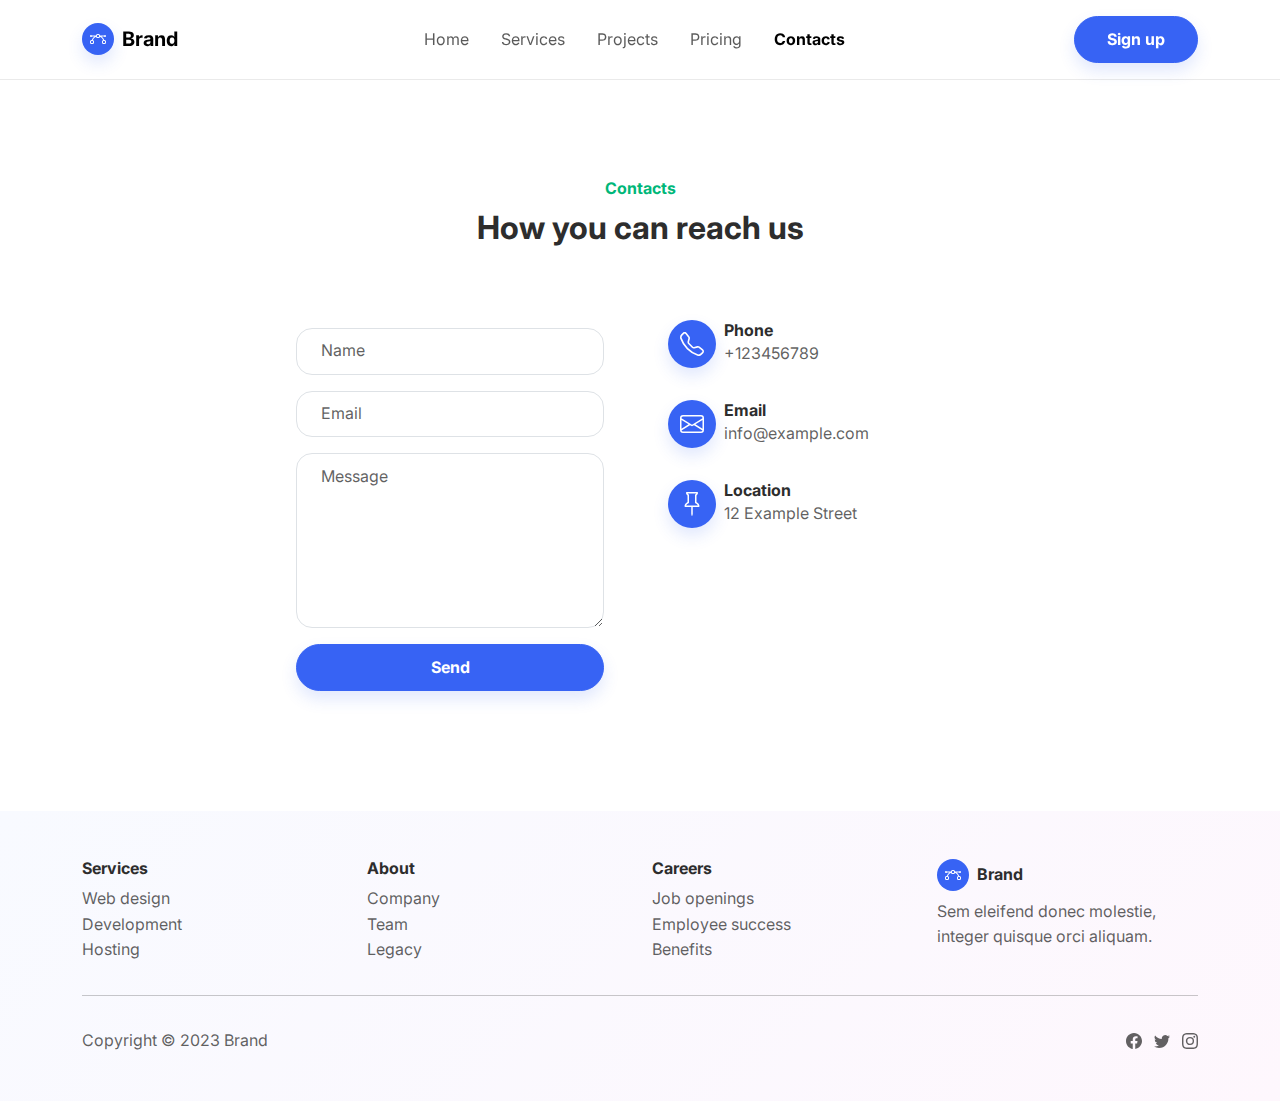
<file: images/contacts.html>
<!DOCTYPE html>
<html data-bs-theme="light" lang="en">

<head>
    <meta charset="utf-8">
    <meta name="viewport" content="width=device-width, initial-scale=1.0, shrink-to-fit=no">
    <title>Contacts - Brand</title>
    <link rel="stylesheet" href="assets/bootstrap/css/bootstrap.min.css">
    <link rel="stylesheet" href="https://fonts.googleapis.com/css?family=Inter:300italic,400italic,600italic,700italic,800italic,400,300,600,700,800&amp;display=swap">
</head>

<body>
    <nav class="navbar navbar-expand-md sticky-top navbar-shrink py-3 navbar-light" id="mainNav">
        <div class="container"><a class="navbar-brand d-flex align-items-center" href="/"><span class="bs-icon-sm bs-icon-circle bs-icon-primary shadow d-flex justify-content-center align-items-center me-2 bs-icon"><svg xmlns="http://www.w3.org/2000/svg" width="1em" height="1em" fill="currentColor" viewBox="0 0 16 16" class="bi bi-bezier">
                        <path fill-rule="evenodd" d="M0 10.5A1.5 1.5 0 0 1 1.5 9h1A1.5 1.5 0 0 1 4 10.5v1A1.5 1.5 0 0 1 2.5 13h-1A1.5 1.5 0 0 1 0 11.5v-1zm1.5-.5a.5.5 0 0 0-.5.5v1a.5.5 0 0 0 .5.5h1a.5.5 0 0 0 .5-.5v-1a.5.5 0 0 0-.5-.5h-1zm10.5.5A1.5 1.5 0 0 1 13.5 9h1a1.5 1.5 0 0 1 1.5 1.5v1a1.5 1.5 0 0 1-1.5 1.5h-1a1.5 1.5 0 0 1-1.5-1.5v-1zm1.5-.5a.5.5 0 0 0-.5.5v1a.5.5 0 0 0 .5.5h1a.5.5 0 0 0 .5-.5v-1a.5.5 0 0 0-.5-.5h-1zM6 4.5A1.5 1.5 0 0 1 7.5 3h1A1.5 1.5 0 0 1 10 4.5v1A1.5 1.5 0 0 1 8.5 7h-1A1.5 1.5 0 0 1 6 5.5v-1zM7.5 4a.5.5 0 0 0-.5.5v1a.5.5 0 0 0 .5.5h1a.5.5 0 0 0 .5-.5v-1a.5.5 0 0 0-.5-.5h-1z"></path>
                        <path d="M6 4.5H1.866a1 1 0 1 0 0 1h2.668A6.517 6.517 0 0 0 1.814 9H2.5c.123 0 .244.015.358.043a5.517 5.517 0 0 1 3.185-3.185A1.503 1.503 0 0 1 6 5.5v-1zm3.957 1.358A1.5 1.5 0 0 0 10 5.5v-1h4.134a1 1 0 1 1 0 1h-2.668a6.517 6.517 0 0 1 2.72 3.5H13.5c-.123 0-.243.015-.358.043a5.517 5.517 0 0 0-3.185-3.185z"></path>
                    </svg></span><span>Brand</span></a><button data-bs-toggle="collapse" class="navbar-toggler" data-bs-target="#navcol-1"><span class="visually-hidden">Toggle navigation</span><span class="navbar-toggler-icon"></span></button>
            <div class="collapse navbar-collapse" id="navcol-1">
                <ul class="navbar-nav mx-auto">
                    <li class="nav-item"><a class="nav-link" href="index.html">Home</a></li>
                    <li class="nav-item"><a class="nav-link" href="services.html">Services</a></li>
                    <li class="nav-item"><a class="nav-link" href="projects.html">Projects</a></li>
                    <li class="nav-item"><a class="nav-link" href="pricing.html">Pricing</a></li>
                    <li class="nav-item"><a class="nav-link active" href="contacts.html">Contacts</a></li>
                </ul><a class="btn btn-primary shadow" role="button" href="signup.html">Sign up</a>
            </div>
        </div>
    </nav>
    <section class="py-5">
        <div class="container py-5">
            <div class="row mb-5">
                <div class="col-md-8 col-xl-6 text-center mx-auto">
                    <p class="fw-bold text-success mb-2">Contacts</p>
                    <h2 class="fw-bold">How you can reach us</h2>
                </div>
            </div>
            <div class="row d-flex justify-content-center">
                <div class="col-md-6 col-xl-4">
                    <div>
                        <form class="p-3 p-xl-4" method="post" data-bs-theme="light">
                            <div class="mb-3"><input class="form-control" type="text" id="name-1" name="name" placeholder="Name"></div>
                            <div class="mb-3"><input class="form-control" type="email" id="email-1" name="email" placeholder="Email"></div>
                            <div class="mb-3"><textarea class="form-control" id="message-1" name="message" rows="6" placeholder="Message"></textarea></div>
                            <div><button class="btn btn-primary shadow d-block w-100" type="submit">Send </button></div>
                        </form>
                    </div>
                </div>
                <div class="col-md-4 col-xl-4 d-flex justify-content-center justify-content-xl-start">
                    <div class="d-flex flex-wrap flex-md-column justify-content-md-start align-items-md-start h-100">
                        <div class="d-flex align-items-center p-3">
                            <div class="bs-icon-md bs-icon-circle bs-icon-primary shadow d-flex flex-shrink-0 justify-content-center align-items-center d-inline-block bs-icon bs-icon-md"><svg xmlns="http://www.w3.org/2000/svg" width="1em" height="1em" fill="currentColor" viewBox="0 0 16 16" class="bi bi-telephone">
                                    <path d="M3.654 1.328a.678.678 0 0 0-1.015-.063L1.605 2.3c-.483.484-.661 1.169-.45 1.77a17.568 17.568 0 0 0 4.168 6.608 17.569 17.569 0 0 0 6.608 4.168c.601.211 1.286.033 1.77-.45l1.034-1.034a.678.678 0 0 0-.063-1.015l-2.307-1.794a.678.678 0 0 0-.58-.122l-2.19.547a1.745 1.745 0 0 1-1.657-.459L5.482 8.062a1.745 1.745 0 0 1-.46-1.657l.548-2.19a.678.678 0 0 0-.122-.58L3.654 1.328zM1.884.511a1.745 1.745 0 0 1 2.612.163L6.29 2.98c.329.423.445.974.315 1.494l-.547 2.19a.678.678 0 0 0 .178.643l2.457 2.457a.678.678 0 0 0 .644.178l2.189-.547a1.745 1.745 0 0 1 1.494.315l2.306 1.794c.829.645.905 1.87.163 2.611l-1.034 1.034c-.74.74-1.846 1.065-2.877.702a18.634 18.634 0 0 1-7.01-4.42 18.634 18.634 0 0 1-4.42-7.009c-.362-1.03-.037-2.137.703-2.877L1.885.511z"></path>
                                </svg></div>
                            <div class="px-2">
                                <h6 class="fw-bold mb-0">Phone</h6>
                                <p class="text-muted mb-0">+123456789</p>
                            </div>
                        </div>
                        <div class="d-flex align-items-center p-3">
                            <div class="bs-icon-md bs-icon-circle bs-icon-primary shadow d-flex flex-shrink-0 justify-content-center align-items-center d-inline-block bs-icon bs-icon-md"><svg xmlns="http://www.w3.org/2000/svg" width="1em" height="1em" fill="currentColor" viewBox="0 0 16 16" class="bi bi-envelope">
                                    <path d="M0 4a2 2 0 0 1 2-2h12a2 2 0 0 1 2 2v8a2 2 0 0 1-2 2H2a2 2 0 0 1-2-2V4Zm2-1a1 1 0 0 0-1 1v.217l7 4.2 7-4.2V4a1 1 0 0 0-1-1H2Zm13 2.383-4.708 2.825L15 11.105V5.383Zm-.034 6.876-5.64-3.471L8 9.583l-1.326-.795-5.64 3.47A1 1 0 0 0 2 13h12a1 1 0 0 0 .966-.741ZM1 11.105l4.708-2.897L1 5.383v5.722Z"></path>
                                </svg></div>
                            <div class="px-2">
                                <h6 class="fw-bold mb-0">Email</h6>
                                <p class="text-muted mb-0">info@example.com</p>
                            </div>
                        </div>
                        <div class="d-flex align-items-center p-3">
                            <div class="bs-icon-md bs-icon-circle bs-icon-primary shadow d-flex flex-shrink-0 justify-content-center align-items-center d-inline-block bs-icon bs-icon-md"><svg xmlns="http://www.w3.org/2000/svg" width="1em" height="1em" fill="currentColor" viewBox="0 0 16 16" class="bi bi-pin">
                                    <path d="M4.146.146A.5.5 0 0 1 4.5 0h7a.5.5 0 0 1 .5.5c0 .68-.342 1.174-.646 1.479-.126.125-.25.224-.354.298v4.431l.078.048c.203.127.476.314.751.555C12.36 7.775 13 8.527 13 9.5a.5.5 0 0 1-.5.5h-4v4.5c0 .276-.224 1.5-.5 1.5s-.5-1.224-.5-1.5V10h-4a.5.5 0 0 1-.5-.5c0-.973.64-1.725 1.17-2.189A5.921 5.921 0 0 1 5 6.708V2.277a2.77 2.77 0 0 1-.354-.298C4.342 1.674 4 1.179 4 .5a.5.5 0 0 1 .146-.354zm1.58 1.408-.002-.001.002.001zm-.002-.001.002.001A.5.5 0 0 1 6 2v5a.5.5 0 0 1-.276.447h-.002l-.012.007-.054.03a4.922 4.922 0 0 0-.827.58c-.318.278-.585.596-.725.936h7.792c-.14-.34-.407-.658-.725-.936a4.915 4.915 0 0 0-.881-.61l-.012-.006h-.002A.5.5 0 0 1 10 7V2a.5.5 0 0 1 .295-.458 1.775 1.775 0 0 0 .351-.271c.08-.08.155-.17.214-.271H5.14c.06.1.133.191.214.271a1.78 1.78 0 0 0 .37.282z"></path>
                                </svg></div>
                            <div class="px-2">
                                <h6 class="fw-bold mb-0">Location</h6>
                                <p class="text-muted mb-0">12 Example Street</p>
                            </div>
                        </div>
                    </div>
                </div>
            </div>
        </div>
    </section>
    <footer class="bg-primary-gradient">
        <div class="container py-4 py-lg-5">
            <div class="row justify-content-center">
                <div class="col-sm-4 col-md-3 text-center text-lg-start d-flex flex-column">
                    <h3 class="fs-6 fw-bold">Services</h3>
                    <ul class="list-unstyled">
                        <li><a href="#">Web design</a></li>
                        <li><a href="#">Development</a></li>
                        <li><a href="#">Hosting</a></li>
                    </ul>
                </div>
                <div class="col-sm-4 col-md-3 text-center text-lg-start d-flex flex-column">
                    <h3 class="fs-6 fw-bold">About</h3>
                    <ul class="list-unstyled">
                        <li><a href="#">Company</a></li>
                        <li><a href="#">Team</a></li>
                        <li><a href="#">Legacy</a></li>
                    </ul>
                </div>
                <div class="col-sm-4 col-md-3 text-center text-lg-start d-flex flex-column">
                    <h3 class="fs-6 fw-bold">Careers</h3>
                    <ul class="list-unstyled">
                        <li><a href="#">Job openings</a></li>
                        <li><a href="#">Employee success</a></li>
                        <li><a href="#">Benefits</a></li>
                    </ul>
                </div>
                <div class="col-lg-3 text-center text-lg-start d-flex flex-column align-items-center order-first align-items-lg-start order-lg-last">
                    <div class="fw-bold d-flex align-items-center mb-2"><span class="bs-icon-sm bs-icon-circle bs-icon-primary d-flex justify-content-center align-items-center bs-icon me-2"><svg xmlns="http://www.w3.org/2000/svg" width="1em" height="1em" fill="currentColor" viewBox="0 0 16 16" class="bi bi-bezier">
                                <path fill-rule="evenodd" d="M0 10.5A1.5 1.5 0 0 1 1.5 9h1A1.5 1.5 0 0 1 4 10.5v1A1.5 1.5 0 0 1 2.5 13h-1A1.5 1.5 0 0 1 0 11.5v-1zm1.5-.5a.5.5 0 0 0-.5.5v1a.5.5 0 0 0 .5.5h1a.5.5 0 0 0 .5-.5v-1a.5.5 0 0 0-.5-.5h-1zm10.5.5A1.5 1.5 0 0 1 13.5 9h1a1.5 1.5 0 0 1 1.5 1.5v1a1.5 1.5 0 0 1-1.5 1.5h-1a1.5 1.5 0 0 1-1.5-1.5v-1zm1.5-.5a.5.5 0 0 0-.5.5v1a.5.5 0 0 0 .5.5h1a.5.5 0 0 0 .5-.5v-1a.5.5 0 0 0-.5-.5h-1zM6 4.5A1.5 1.5 0 0 1 7.5 3h1A1.5 1.5 0 0 1 10 4.5v1A1.5 1.5 0 0 1 8.5 7h-1A1.5 1.5 0 0 1 6 5.5v-1zM7.5 4a.5.5 0 0 0-.5.5v1a.5.5 0 0 0 .5.5h1a.5.5 0 0 0 .5-.5v-1a.5.5 0 0 0-.5-.5h-1z"></path>
                                <path d="M6 4.5H1.866a1 1 0 1 0 0 1h2.668A6.517 6.517 0 0 0 1.814 9H2.5c.123 0 .244.015.358.043a5.517 5.517 0 0 1 3.185-3.185A1.503 1.503 0 0 1 6 5.5v-1zm3.957 1.358A1.5 1.5 0 0 0 10 5.5v-1h4.134a1 1 0 1 1 0 1h-2.668a6.517 6.517 0 0 1 2.72 3.5H13.5c-.123 0-.243.015-.358.043a5.517 5.517 0 0 0-3.185-3.185z"></path>
                            </svg></span><span>Brand</span></div>
                    <p class="text-muted">Sem eleifend donec molestie, integer quisque orci aliquam.</p>
                </div>
            </div>
            <hr>
            <div class="text-muted d-flex justify-content-between align-items-center pt-3">
                <p class="mb-0">Copyright © 2023 Brand</p>
                <ul class="list-inline mb-0">
                    <li class="list-inline-item"><svg xmlns="http://www.w3.org/2000/svg" width="1em" height="1em" fill="currentColor" viewBox="0 0 16 16" class="bi bi-facebook">
                            <path d="M16 8.049c0-4.446-3.582-8.05-8-8.05C3.58 0-.002 3.603-.002 8.05c0 4.017 2.926 7.347 6.75 7.951v-5.625h-2.03V8.05H6.75V6.275c0-2.017 1.195-3.131 3.022-3.131.876 0 1.791.157 1.791.157v1.98h-1.009c-.993 0-1.303.621-1.303 1.258v1.51h2.218l-.354 2.326H9.25V16c3.824-.604 6.75-3.934 6.75-7.951z"></path>
                        </svg></li>
                    <li class="list-inline-item"><svg xmlns="http://www.w3.org/2000/svg" width="1em" height="1em" fill="currentColor" viewBox="0 0 16 16" class="bi bi-twitter">
                            <path d="M5.026 15c6.038 0 9.341-5.003 9.341-9.334 0-.14 0-.282-.006-.422A6.685 6.685 0 0 0 16 3.542a6.658 6.658 0 0 1-1.889.518 3.301 3.301 0 0 0 1.447-1.817 6.533 6.533 0 0 1-2.087.793A3.286 3.286 0 0 0 7.875 6.03a9.325 9.325 0 0 1-6.767-3.429 3.289 3.289 0 0 0 1.018 4.382A3.323 3.323 0 0 1 .64 6.575v.045a3.288 3.288 0 0 0 2.632 3.218 3.203 3.203 0 0 1-.865.115 3.23 3.23 0 0 1-.614-.057 3.283 3.283 0 0 0 3.067 2.277A6.588 6.588 0 0 1 .78 13.58a6.32 6.32 0 0 1-.78-.045A9.344 9.344 0 0 0 5.026 15z"></path>
                        </svg></li>
                    <li class="list-inline-item"><svg xmlns="http://www.w3.org/2000/svg" width="1em" height="1em" fill="currentColor" viewBox="0 0 16 16" class="bi bi-instagram">
                            <path d="M8 0C5.829 0 5.556.01 4.703.048 3.85.088 3.269.222 2.76.42a3.917 3.917 0 0 0-1.417.923A3.927 3.927 0 0 0 .42 2.76C.222 3.268.087 3.85.048 4.7.01 5.555 0 5.827 0 8.001c0 2.172.01 2.444.048 3.297.04.852.174 1.433.372 1.942.205.526.478.972.923 1.417.444.445.89.719 1.416.923.51.198 1.09.333 1.942.372C5.555 15.99 5.827 16 8 16s2.444-.01 3.298-.048c.851-.04 1.434-.174 1.943-.372a3.916 3.916 0 0 0 1.416-.923c.445-.445.718-.891.923-1.417.197-.509.332-1.09.372-1.942C15.99 10.445 16 10.173 16 8s-.01-2.445-.048-3.299c-.04-.851-.175-1.433-.372-1.941a3.926 3.926 0 0 0-.923-1.417A3.911 3.911 0 0 0 13.24.42c-.51-.198-1.092-.333-1.943-.372C10.443.01 10.172 0 7.998 0h.003zm-.717 1.442h.718c2.136 0 2.389.007 3.232.046.78.035 1.204.166 1.486.275.373.145.64.319.92.599.28.28.453.546.598.92.11.281.24.705.275 1.485.039.843.047 1.096.047 3.231s-.008 2.389-.047 3.232c-.035.78-.166 1.203-.275 1.485a2.47 2.47 0 0 1-.599.919c-.28.28-.546.453-.92.598-.28.11-.704.24-1.485.276-.843.038-1.096.047-3.232.047s-2.39-.009-3.233-.047c-.78-.036-1.203-.166-1.485-.276a2.478 2.478 0 0 1-.92-.598 2.48 2.48 0 0 1-.6-.92c-.109-.281-.24-.705-.275-1.485-.038-.843-.046-1.096-.046-3.233 0-2.136.008-2.388.046-3.231.036-.78.166-1.204.276-1.486.145-.373.319-.64.599-.92.28-.28.546-.453.92-.598.282-.11.705-.24 1.485-.276.738-.034 1.024-.044 2.515-.045v.002zm4.988 1.328a.96.96 0 1 0 0 1.92.96.96 0 0 0 0-1.92zm-4.27 1.122a4.109 4.109 0 1 0 0 8.217 4.109 4.109 0 0 0 0-8.217zm0 1.441a2.667 2.667 0 1 1 0 5.334 2.667 2.667 0 0 1 0-5.334z"></path>
                        </svg></li>
                </ul>
            </div>
        </div>
    </footer>
    <script src="assets/bootstrap/js/bootstrap.min.js"></script>
    <script src="assets/js/bold-and-bright.js"></script>
</body>

</html>
</file>
